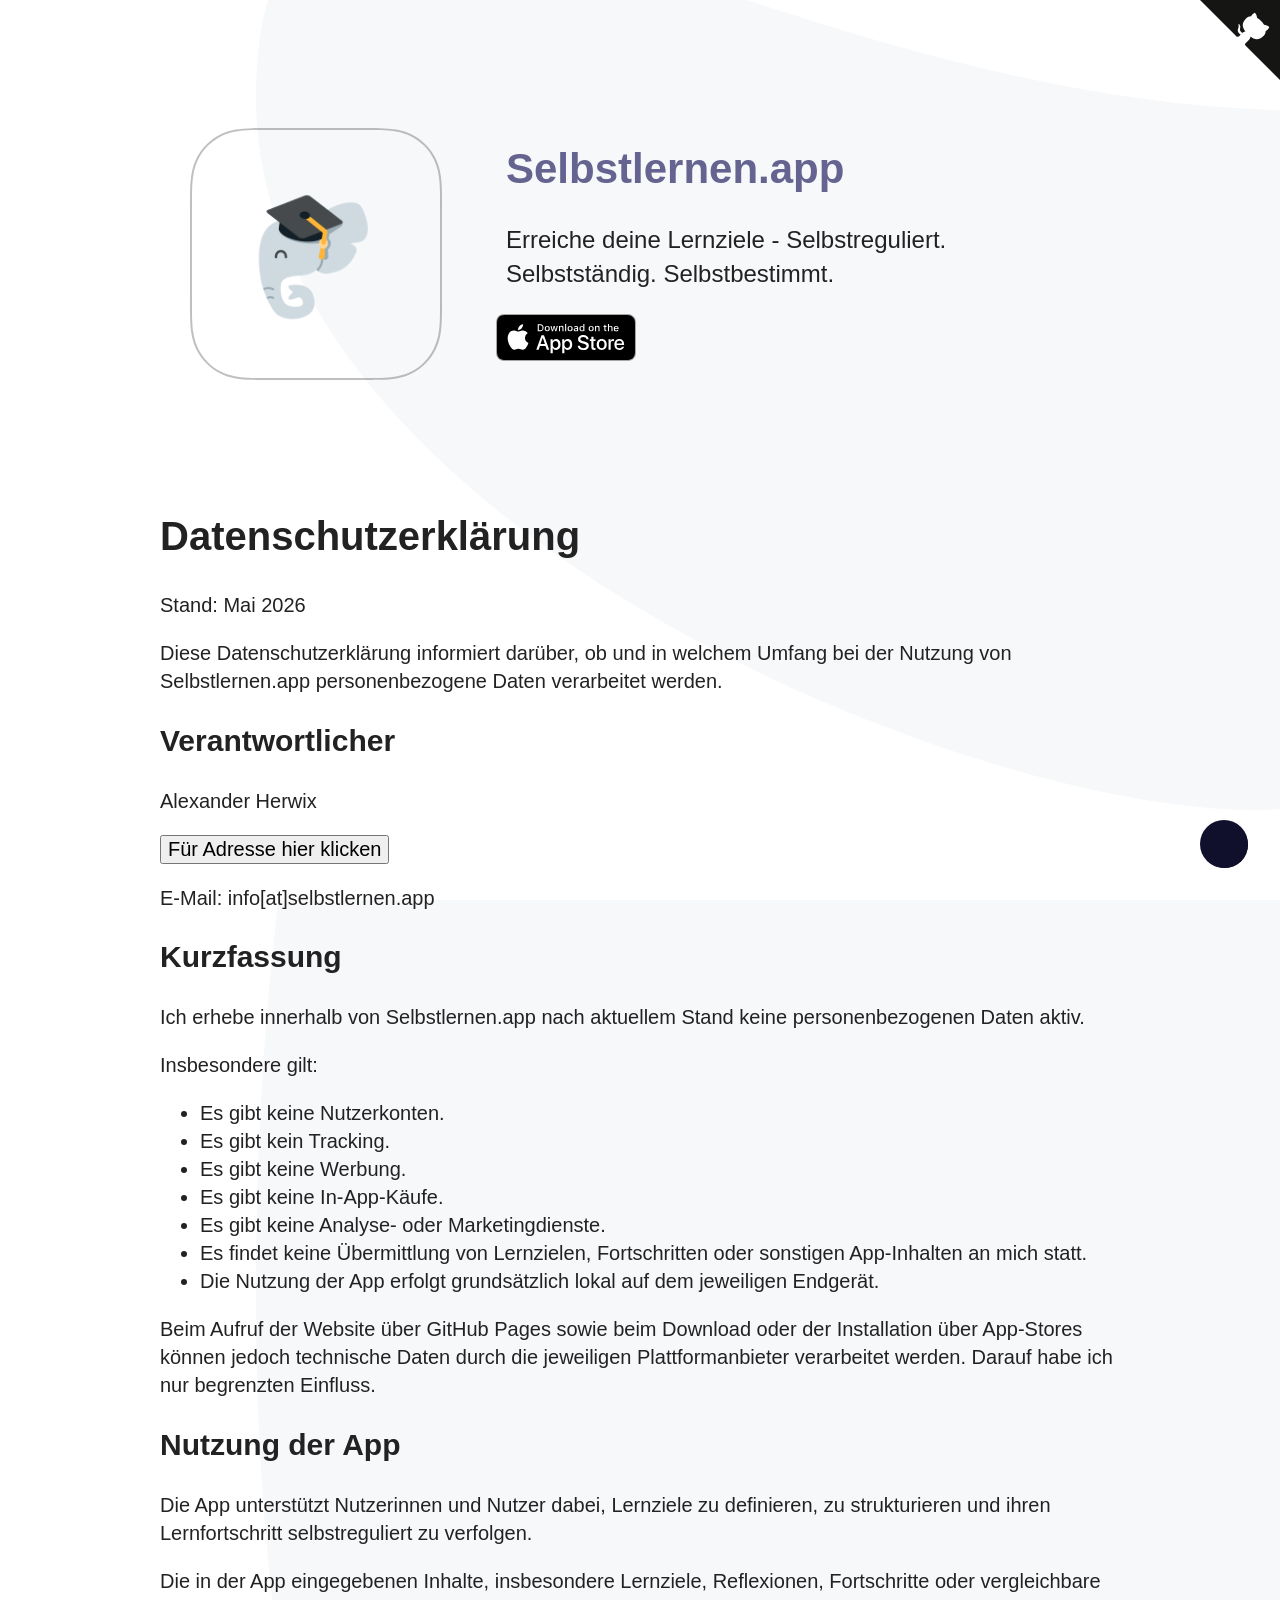
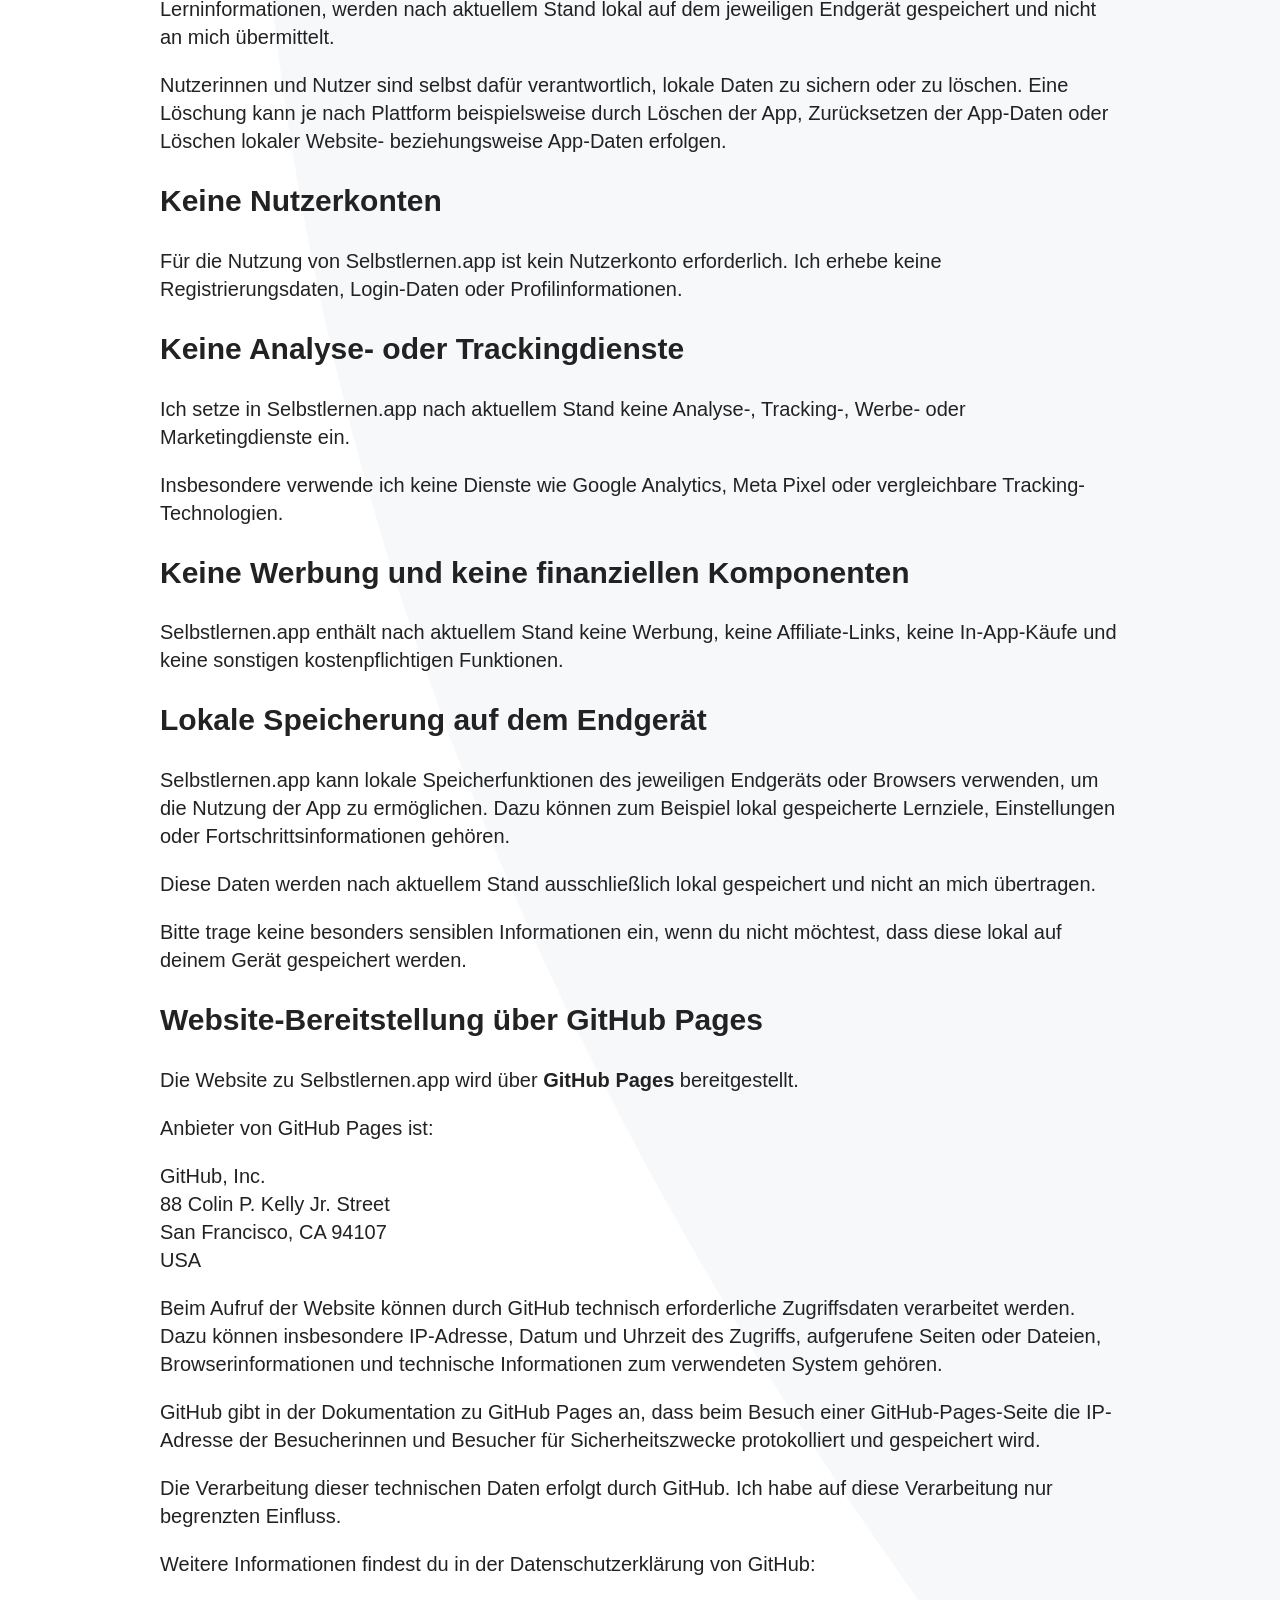
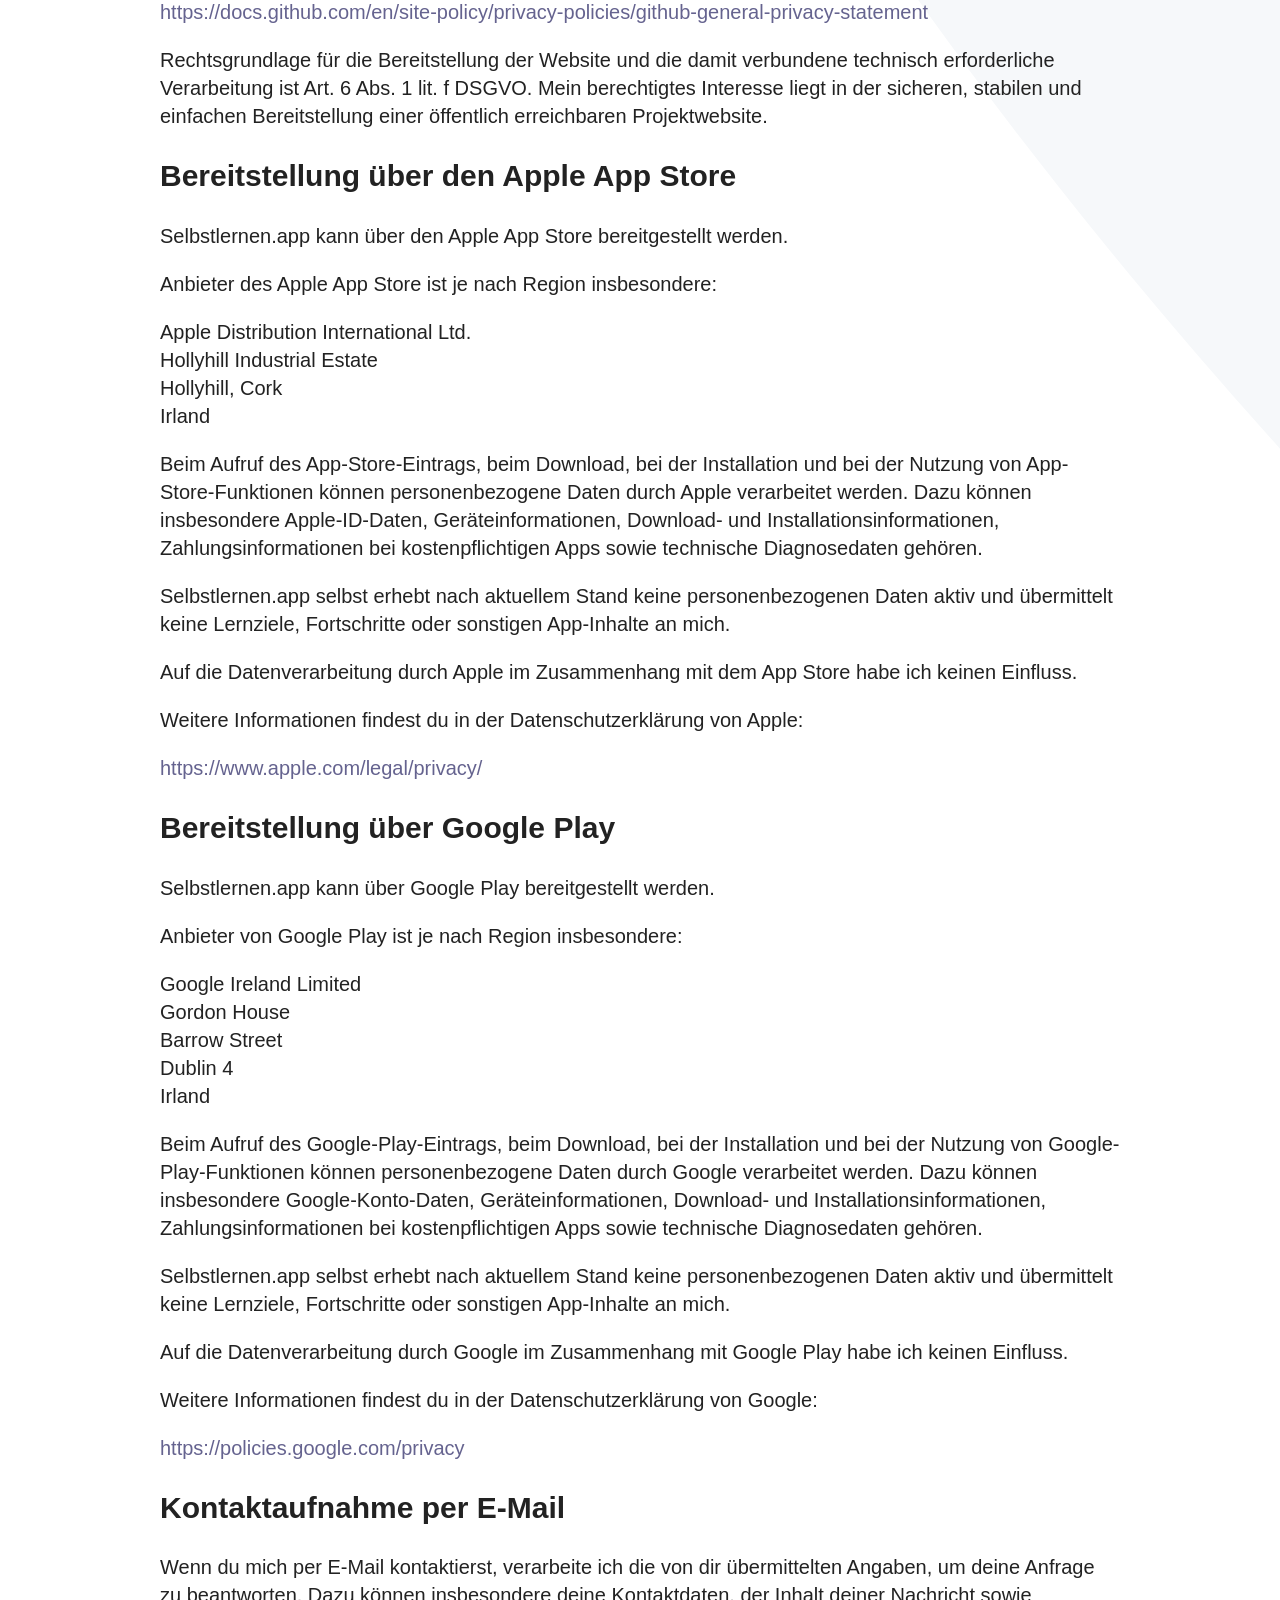
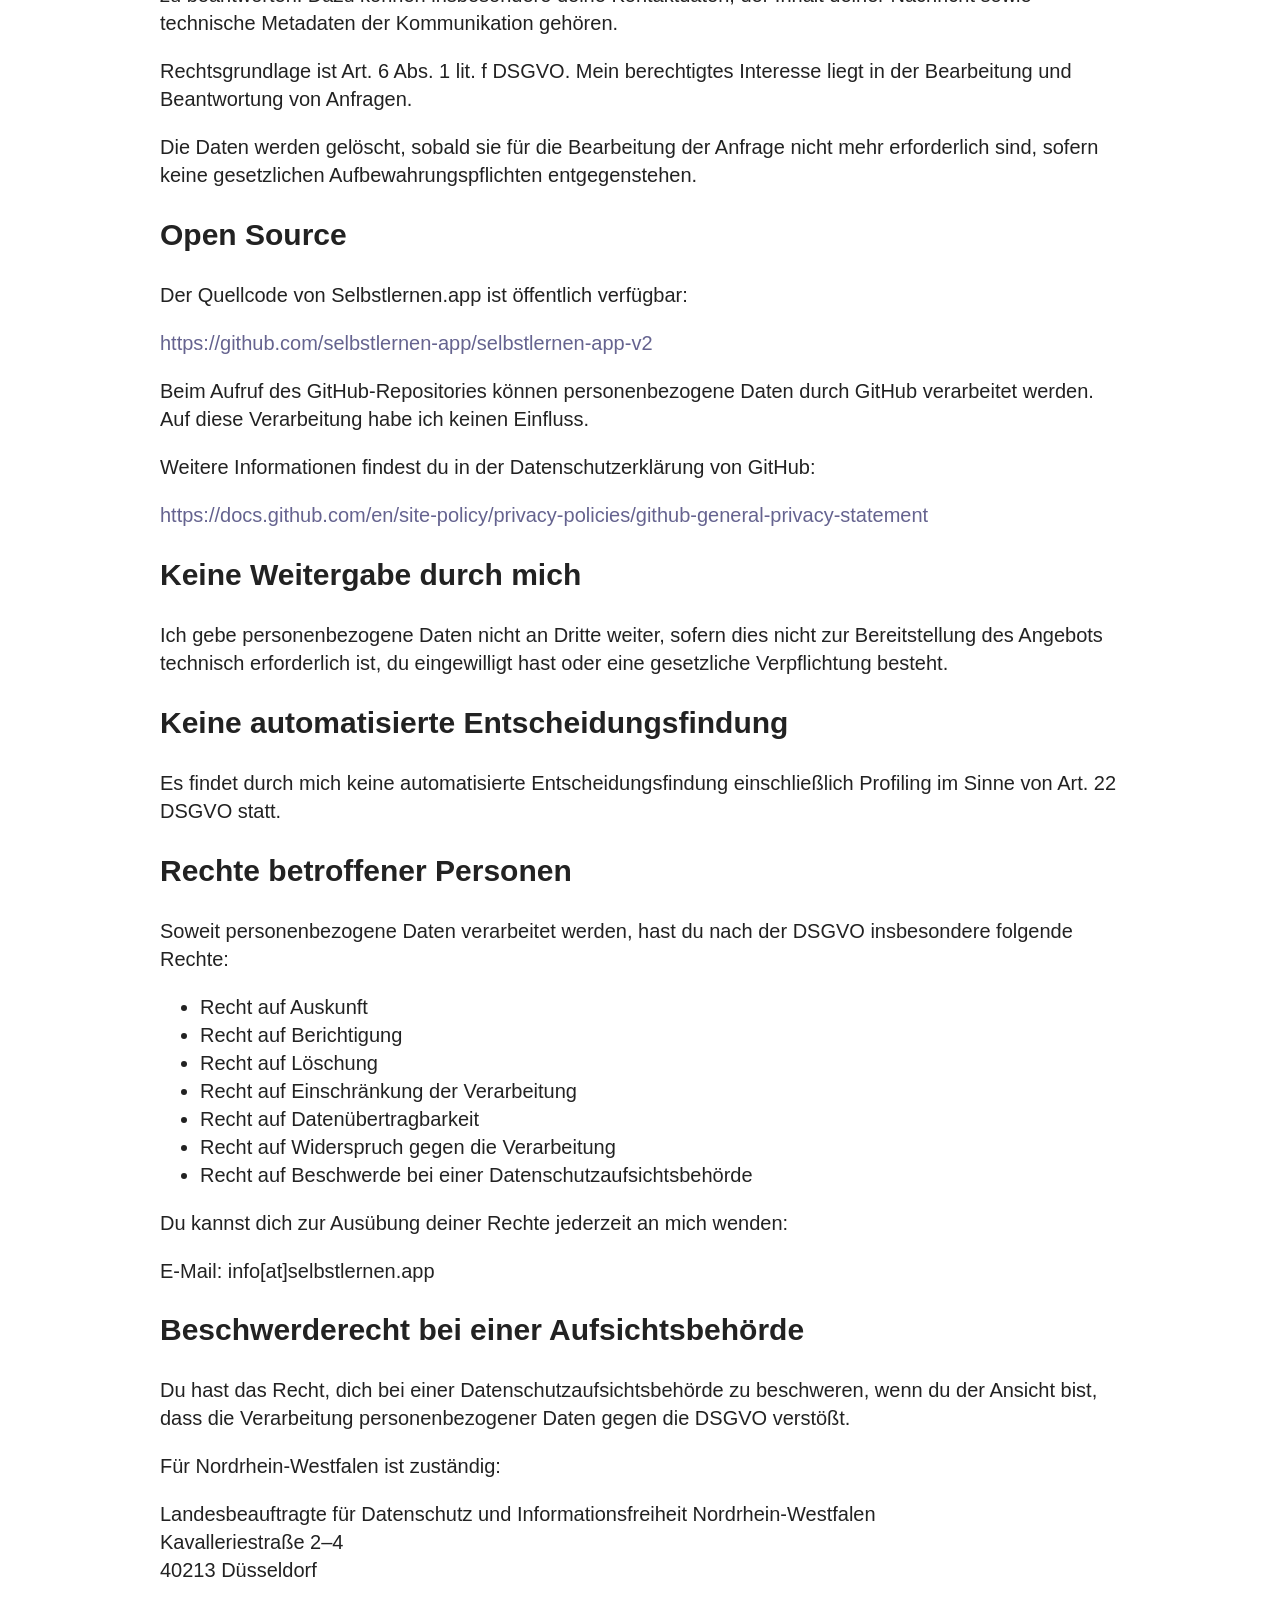
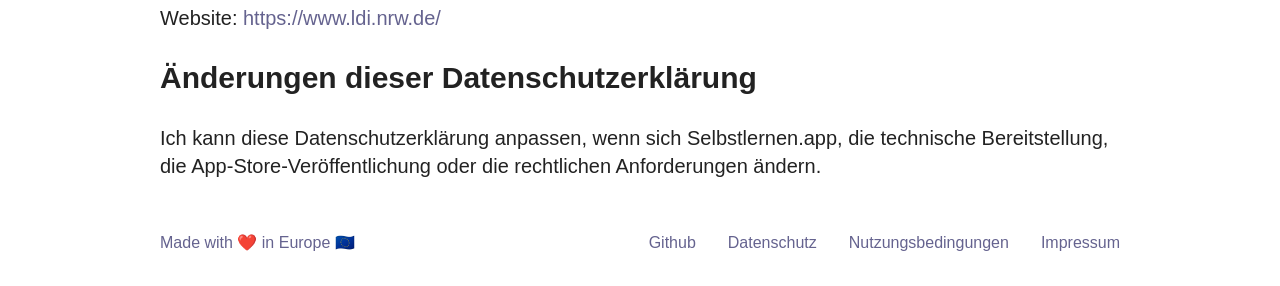
<file: datenschutz/index.html>
<!doctype html><html lang="en"><head><meta charset="utf-8">
<meta http-equiv="X-UA-Compatible" content="IE=edge">
<meta name="viewport" content="width=device-width, initial-scale=1.0, maximum-scale=1.0, user-scalable=no" />

<meta name="description" content="Erreiche deine Lernziele - Selbstreguliert. Selbstständig. Selbstbestimmt.">

<meta name="theme-color" content="#efeeff">
<meta name="msapplication-navbutton-color" content="#efeeff">
<meta name="apple-mobile-web-app-status-bar-style" content="#efeeff">
<meta property="og:image" content="https://www.selbstlernen.app/assets/images/large-logo.png" />

<link rel="alternate" type="application/rss+xml" title="Selbstlernen.app" href="/feed.xml">
<link href="https://fonts.googleapis.com/css?family=Heebo:900" rel="stylesheet">

<!-- Begin Jekyll SEO tag v2.8.0 -->
<title>Datenschutz | Selbstlernen.app</title>
<meta name="generator" content="Jekyll v3.10.0" />
<meta property="og:title" content="Datenschutz" />
<meta name="author" content="Alexander Herwix" />
<meta property="og:locale" content="en_US" />
<meta name="description" content="Erreiche deine Lernziele - Selbstreguliert. Selbstständig. Selbstbestimmt." />
<meta property="og:description" content="Erreiche deine Lernziele - Selbstreguliert. Selbstständig. Selbstbestimmt." />
<link rel="canonical" href="https://www.selbstlernen.app/datenschutz/" />
<meta property="og:url" content="https://www.selbstlernen.app/datenschutz/" />
<meta property="og:site_name" content="Selbstlernen.app" />
<meta property="og:type" content="website" />
<meta name="twitter:card" content="summary" />
<meta property="twitter:title" content="Datenschutz" />
<script type="application/ld+json">
{"@context":"https://schema.org","@type":"WebPage","author":{"@type":"Person","name":"Alexander Herwix"},"description":"Erreiche deine Lernziele - Selbstreguliert. Selbstständig. Selbstbestimmt.","headline":"Datenschutz","publisher":{"@type":"Organization","logo":{"@type":"ImageObject","url":"https://www.selbstlernen.app/assets/images/large-logo.png"},"name":"Alexander Herwix"},"url":"https://www.selbstlernen.app/datenschutz/"}</script>
<!-- End Jekyll SEO tag -->



<script async src="https://www.googletagmanager.com/gtag/js?id="></script>
<script>
  window.dataLayer = window.dataLayer || [];
  function gtag(){dataLayer.push(arguments)};
  gtag('js', new Date());

  gtag('config', '');
</script>


<link rel="shortcut icon" href="/assets/assets/favicon.ico"><link rel="icon" type="image/png" sizes="16x16" href="/assets/assets/favicon-16x16.png"><link rel="icon" type="image/png" sizes="32x32" href="/assets/assets/favicon-32x32.png"><link rel="icon" type="image/png" sizes="48x48" href="/assets/assets/favicon-48x48.png"><link rel="manifest" href="/assets/assets/manifest.json"><meta name="mobile-web-app-capable" content="yes"><meta name="theme-color" content="#fff"><meta name="application-name" content="Selbstlernen.app"><link rel="apple-touch-icon" sizes="57x57" href="/assets/assets/apple-touch-icon-57x57.png"><link rel="apple-touch-icon" sizes="60x60" href="/assets/assets/apple-touch-icon-60x60.png"><link rel="apple-touch-icon" sizes="72x72" href="/assets/assets/apple-touch-icon-72x72.png"><link rel="apple-touch-icon" sizes="76x76" href="/assets/assets/apple-touch-icon-76x76.png"><link rel="apple-touch-icon" sizes="114x114" href="/assets/assets/apple-touch-icon-114x114.png"><link rel="apple-touch-icon" sizes="120x120" href="/assets/assets/apple-touch-icon-120x120.png"><link rel="apple-touch-icon" sizes="144x144" href="/assets/assets/apple-touch-icon-144x144.png"><link rel="apple-touch-icon" sizes="152x152" href="/assets/assets/apple-touch-icon-152x152.png"><link rel="apple-touch-icon" sizes="167x167" href="/assets/assets/apple-touch-icon-167x167.png"><link rel="apple-touch-icon" sizes="180x180" href="/assets/assets/apple-touch-icon-180x180.png"><link rel="apple-touch-icon" sizes="1024x1024" href="/assets/assets/apple-touch-icon-1024x1024.png"><meta name="apple-mobile-web-app-capable" content="yes"><meta name="apple-mobile-web-app-status-bar-style" content="black-translucent"><meta name="apple-mobile-web-app-title" content="Selbstlernen.app"><link rel="apple-touch-startup-image" media="(device-width: 320px) and (device-height: 568px) and (-webkit-device-pixel-ratio: 2) and (orientation: portrait)" href="/assets/assets/apple-touch-startup-image-640x1136.png"><link rel="apple-touch-startup-image" media="(device-width: 375px) and (device-height: 667px) and (-webkit-device-pixel-ratio: 2) and (orientation: portrait)" href="/assets/assets/apple-touch-startup-image-750x1334.png"><link rel="apple-touch-startup-image" media="(device-width: 414px) and (device-height: 896px) and (-webkit-device-pixel-ratio: 2) and (orientation: portrait)" href="/assets/assets/apple-touch-startup-image-828x1792.png"><link rel="apple-touch-startup-image" media="(device-width: 375px) and (device-height: 812px) and (-webkit-device-pixel-ratio: 3) and (orientation: portrait)" href="/assets/assets/apple-touch-startup-image-1125x2436.png"><link rel="apple-touch-startup-image" media="(device-width: 414px) and (device-height: 736px) and (-webkit-device-pixel-ratio: 3) and (orientation: portrait)" href="/assets/assets/apple-touch-startup-image-1242x2208.png"><link rel="apple-touch-startup-image" media="(device-width: 414px) and (device-height: 896px) and (-webkit-device-pixel-ratio: 3) and (orientation: portrait)" href="/assets/assets/apple-touch-startup-image-1242x2688.png"><link rel="apple-touch-startup-image" media="(device-width: 768px) and (device-height: 1024px) and (-webkit-device-pixel-ratio: 2) and (orientation: portrait)" href="/assets/assets/apple-touch-startup-image-1536x2048.png"><link rel="apple-touch-startup-image" media="(device-width: 834px) and (device-height: 1112px) and (-webkit-device-pixel-ratio: 2) and (orientation: portrait)" href="/assets/assets/apple-touch-startup-image-1668x2224.png"><link rel="apple-touch-startup-image" media="(device-width: 834px) and (device-height: 1194px) and (-webkit-device-pixel-ratio: 2) and (orientation: portrait)" href="/assets/assets/apple-touch-startup-image-1668x2388.png"><link rel="apple-touch-startup-image" media="(device-width: 1024px) and (device-height: 1366px) and (-webkit-device-pixel-ratio: 2) and (orientation: portrait)" href="/assets/assets/apple-touch-startup-image-2048x2732.png"><link rel="apple-touch-startup-image" media="(device-width: 810px) and (device-height: 1080px) and (-webkit-device-pixel-ratio: 2) and (orientation: portrait)" href="/assets/assets/apple-touch-startup-image-1620x2160.png"><link rel="apple-touch-startup-image" media="(device-width: 320px) and (device-height: 568px) and (-webkit-device-pixel-ratio: 2) and (orientation: landscape)" href="/assets/assets/apple-touch-startup-image-1136x640.png"><link rel="apple-touch-startup-image" media="(device-width: 375px) and (device-height: 667px) and (-webkit-device-pixel-ratio: 2) and (orientation: landscape)" href="/assets/assets/apple-touch-startup-image-1334x750.png"><link rel="apple-touch-startup-image" media="(device-width: 414px) and (device-height: 896px) and (-webkit-device-pixel-ratio: 2) and (orientation: landscape)" href="/assets/assets/apple-touch-startup-image-1792x828.png"><link rel="apple-touch-startup-image" media="(device-width: 375px) and (device-height: 812px) and (-webkit-device-pixel-ratio: 3) and (orientation: landscape)" href="/assets/assets/apple-touch-startup-image-2436x1125.png"><link rel="apple-touch-startup-image" media="(device-width: 414px) and (device-height: 736px) and (-webkit-device-pixel-ratio: 3) and (orientation: landscape)" href="/assets/assets/apple-touch-startup-image-2208x1242.png"><link rel="apple-touch-startup-image" media="(device-width: 414px) and (device-height: 896px) and (-webkit-device-pixel-ratio: 3) and (orientation: landscape)" href="/assets/assets/apple-touch-startup-image-2688x1242.png"><link rel="apple-touch-startup-image" media="(device-width: 768px) and (device-height: 1024px) and (-webkit-device-pixel-ratio: 2) and (orientation: landscape)" href="/assets/assets/apple-touch-startup-image-2048x1536.png"><link rel="apple-touch-startup-image" media="(device-width: 834px) and (device-height: 1112px) and (-webkit-device-pixel-ratio: 2) and (orientation: landscape)" href="/assets/assets/apple-touch-startup-image-2224x1668.png"><link rel="apple-touch-startup-image" media="(device-width: 834px) and (device-height: 1194px) and (-webkit-device-pixel-ratio: 2) and (orientation: landscape)" href="/assets/assets/apple-touch-startup-image-2388x1668.png"><link rel="apple-touch-startup-image" media="(device-width: 1024px) and (device-height: 1366px) and (-webkit-device-pixel-ratio: 2) and (orientation: landscape)" href="/assets/assets/apple-touch-startup-image-2732x2048.png"><link rel="apple-touch-startup-image" media="(device-width: 810px) and (device-height: 1080px) and (-webkit-device-pixel-ratio: 2) and (orientation: landscape)" href="/assets/assets/apple-touch-startup-image-2160x1620.png"><link rel="icon" type="image/png" sizes="228x228" href="/assets/assets/coast-228x228.png"><meta name="msapplication-TileColor" content="#fff"><meta name="msapplication-TileImage" content="/assets/assets/mstile-144x144.png"><meta name="msapplication-config" content="/assets/assets/browserconfig.xml"><link rel="yandex-tableau-widget" href="/assets/assets/yandex-browser-manifest.json"><script defer="defer" src="/assets/app-ede5eee0156242d07b2a.bundle.js"></script><link href="/assets/app.css" rel="stylesheet"></head><body><main><article class="page">
  <header class="app__header container">
  <div class="app__logo-wrapper">
    <a href="/">
      <img
        class="app__logo"
        src="/assets/images/appicon.png"
        alt="Selbstlernen.app Icon"
      />
    </a>
  </div>
  <div class="app__infos">
    <h1 class="app__name">
      <a href="/">Selbstlernen.app</a>
    </h1>
    <p class="app__description">Erreiche deine Lernziele - Selbstreguliert. Selbstständig. Selbstbestimmt.</p>
    <div class="app__buttons app__buttons--desktop">
       
      <a href="https://apps.apple.com/app/selbstlernen-app-2-0/id6757854544" class="app__button-ios" target="_blank">
        <img src="/assets/images/ios.svg" alt="Get on Appstore" />
      </a>
       
    </div>
  </div>
</header>


  <div class="page__content"><h1 id="datenschutzerklärung">Datenschutzerklärung</h1>

<p>Stand: Mai 2026</p>

<p>Diese Datenschutzerklärung informiert darüber, ob und in welchem Umfang bei der Nutzung von Selbstlernen.app personenbezogene Daten verarbeitet werden.</p>

<h2 id="verantwortlicher">Verantwortlicher</h2>

<p>Alexander Herwix</p>
<p>
  <button type="button" id="show-address">
    Für Adresse hier klicken
  </button>
</p>

<address id="address-output" hidden=""></address>

<script>
  document.getElementById("show-address").addEventListener("click", function () {
    // Base64-kodierte Adresszeilen
    const encodedParts = [
      "QWxleGFuZGVyIEhlcndpeA==",
      "UmllaGxlciBUYWwgMTM=",
      "NTA3MzUgS8O2bG4=",
      "RGV1dHNjaGxhbmQ="
    ];

    const decodedParts = encodedParts.map(part =>
      decodeURIComponent(
        Array.prototype.map.call(atob(part), char =>
          "%" + ("00" + char.charCodeAt(0).toString(16)).slice(-2)
        ).join("")
      )
    );

    const output = document.getElementById("address-output");
    output.innerHTML = decodedParts.join("<br>");
    output.hidden = false;

    this.hidden = true;
  });
</script>

<p>E-Mail: info[at]selbstlernen.app</p>

<h2 id="kurzfassung">Kurzfassung</h2>

<p>Ich erhebe innerhalb von Selbstlernen.app nach aktuellem Stand keine personenbezogenen Daten aktiv.</p>

<p>Insbesondere gilt:</p>

<ul>
  <li>Es gibt keine Nutzerkonten.</li>
  <li>Es gibt kein Tracking.</li>
  <li>Es gibt keine Werbung.</li>
  <li>Es gibt keine In-App-Käufe.</li>
  <li>Es gibt keine Analyse- oder Marketingdienste.</li>
  <li>Es findet keine Übermittlung von Lernzielen, Fortschritten oder sonstigen App-Inhalten an mich statt.</li>
  <li>Die Nutzung der App erfolgt grundsätzlich lokal auf dem jeweiligen Endgerät.</li>
</ul>

<p>Beim Aufruf der Website über GitHub Pages sowie beim Download oder der Installation über App-Stores können jedoch technische Daten durch die jeweiligen Plattformanbieter verarbeitet werden. Darauf habe ich nur begrenzten Einfluss.</p>

<h2 id="nutzung-der-app">Nutzung der App</h2>

<p>Die App unterstützt Nutzerinnen und Nutzer dabei, Lernziele zu definieren, zu strukturieren und ihren Lernfortschritt selbstreguliert zu verfolgen.</p>

<p>Die in der App eingegebenen Inhalte, insbesondere Lernziele, Reflexionen, Fortschritte oder vergleichbare Lerninformationen, werden nach aktuellem Stand lokal auf dem jeweiligen Endgerät gespeichert und nicht an mich übermittelt.</p>

<p>Nutzerinnen und Nutzer sind selbst dafür verantwortlich, lokale Daten zu sichern oder zu löschen. Eine Löschung kann je nach Plattform beispielsweise durch Löschen der App, Zurücksetzen der App-Daten oder Löschen lokaler Website- beziehungsweise App-Daten erfolgen.</p>

<h2 id="keine-nutzerkonten">Keine Nutzerkonten</h2>

<p>Für die Nutzung von Selbstlernen.app ist kein Nutzerkonto erforderlich. Ich erhebe keine Registrierungsdaten, Login-Daten oder Profilinformationen.</p>

<h2 id="keine-analyse--oder-trackingdienste">Keine Analyse- oder Trackingdienste</h2>

<p>Ich setze in Selbstlernen.app nach aktuellem Stand keine Analyse-, Tracking-, Werbe- oder Marketingdienste ein.</p>

<p>Insbesondere verwende ich keine Dienste wie Google Analytics, Meta Pixel oder vergleichbare Tracking-Technologien.</p>

<h2 id="keine-werbung-und-keine-finanziellen-komponenten">Keine Werbung und keine finanziellen Komponenten</h2>

<p>Selbstlernen.app enthält nach aktuellem Stand keine Werbung, keine Affiliate-Links, keine In-App-Käufe und keine sonstigen kostenpflichtigen Funktionen.</p>

<h2 id="lokale-speicherung-auf-dem-endgerät">Lokale Speicherung auf dem Endgerät</h2>

<p>Selbstlernen.app kann lokale Speicherfunktionen des jeweiligen Endgeräts oder Browsers verwenden, um die Nutzung der App zu ermöglichen. Dazu können zum Beispiel lokal gespeicherte Lernziele, Einstellungen oder Fortschrittsinformationen gehören.</p>

<p>Diese Daten werden nach aktuellem Stand ausschließlich lokal gespeichert und nicht an mich übertragen.</p>

<p>Bitte trage keine besonders sensiblen Informationen ein, wenn du nicht möchtest, dass diese lokal auf deinem Gerät gespeichert werden.</p>

<h2 id="website-bereitstellung-über-github-pages">Website-Bereitstellung über GitHub Pages</h2>

<p>Die Website zu Selbstlernen.app wird über <strong>GitHub Pages</strong> bereitgestellt.</p>

<p>Anbieter von GitHub Pages ist:</p>

<p>GitHub, Inc.<br />
88 Colin P. Kelly Jr. Street<br />
San Francisco, CA 94107<br />
USA</p>

<p>Beim Aufruf der Website können durch GitHub technisch erforderliche Zugriffsdaten verarbeitet werden. Dazu können insbesondere IP-Adresse, Datum und Uhrzeit des Zugriffs, aufgerufene Seiten oder Dateien, Browserinformationen und technische Informationen zum verwendeten System gehören.</p>

<p>GitHub gibt in der Dokumentation zu GitHub Pages an, dass beim Besuch einer GitHub-Pages-Seite die IP-Adresse der Besucherinnen und Besucher für Sicherheitszwecke protokolliert und gespeichert wird.</p>

<p>Die Verarbeitung dieser technischen Daten erfolgt durch GitHub. Ich habe auf diese Verarbeitung nur begrenzten Einfluss.</p>

<p>Weitere Informationen findest du in der Datenschutzerklärung von GitHub:</p>

<p><a href="https://docs.github.com/en/site-policy/privacy-policies/github-general-privacy-statement">https://docs.github.com/en/site-policy/privacy-policies/github-general-privacy-statement</a></p>

<p>Rechtsgrundlage für die Bereitstellung der Website und die damit verbundene technisch erforderliche Verarbeitung ist Art. 6 Abs. 1 lit. f DSGVO. Mein berechtigtes Interesse liegt in der sicheren, stabilen und einfachen Bereitstellung einer öffentlich erreichbaren Projektwebsite.</p>

<h2 id="bereitstellung-über-den-apple-app-store">Bereitstellung über den Apple App Store</h2>

<p>Selbstlernen.app kann über den Apple App Store bereitgestellt werden.</p>

<p>Anbieter des Apple App Store ist je nach Region insbesondere:</p>

<p>Apple Distribution International Ltd.<br />
Hollyhill Industrial Estate<br />
Hollyhill, Cork<br />
Irland</p>

<p>Beim Aufruf des App-Store-Eintrags, beim Download, bei der Installation und bei der Nutzung von App-Store-Funktionen können personenbezogene Daten durch Apple verarbeitet werden. Dazu können insbesondere Apple-ID-Daten, Geräteinformationen, Download- und Installationsinformationen, Zahlungsinformationen bei kostenpflichtigen Apps sowie technische Diagnosedaten gehören.</p>

<p>Selbstlernen.app selbst erhebt nach aktuellem Stand keine personenbezogenen Daten aktiv und übermittelt keine Lernziele, Fortschritte oder sonstigen App-Inhalte an mich.</p>

<p>Auf die Datenverarbeitung durch Apple im Zusammenhang mit dem App Store habe ich keinen Einfluss.</p>

<p>Weitere Informationen findest du in der Datenschutzerklärung von Apple:</p>

<p><a href="https://www.apple.com/legal/privacy/">https://www.apple.com/legal/privacy/</a></p>

<h2 id="bereitstellung-über-google-play">Bereitstellung über Google Play</h2>

<p>Selbstlernen.app kann über Google Play bereitgestellt werden.</p>

<p>Anbieter von Google Play ist je nach Region insbesondere:</p>

<p>Google Ireland Limited<br />
Gordon House<br />
Barrow Street<br />
Dublin 4<br />
Irland</p>

<p>Beim Aufruf des Google-Play-Eintrags, beim Download, bei der Installation und bei der Nutzung von Google-Play-Funktionen können personenbezogene Daten durch Google verarbeitet werden. Dazu können insbesondere Google-Konto-Daten, Geräteinformationen, Download- und Installationsinformationen, Zahlungsinformationen bei kostenpflichtigen Apps sowie technische Diagnosedaten gehören.</p>

<p>Selbstlernen.app selbst erhebt nach aktuellem Stand keine personenbezogenen Daten aktiv und übermittelt keine Lernziele, Fortschritte oder sonstigen App-Inhalte an mich.</p>

<p>Auf die Datenverarbeitung durch Google im Zusammenhang mit Google Play habe ich keinen Einfluss.</p>

<p>Weitere Informationen findest du in der Datenschutzerklärung von Google:</p>

<p><a href="https://policies.google.com/privacy">https://policies.google.com/privacy</a></p>

<h2 id="kontaktaufnahme-per-e-mail">Kontaktaufnahme per E-Mail</h2>

<p>Wenn du mich per E-Mail kontaktierst, verarbeite ich die von dir übermittelten Angaben, um deine Anfrage zu beantworten. Dazu können insbesondere deine Kontaktdaten, der Inhalt deiner Nachricht sowie technische Metadaten der Kommunikation gehören.</p>

<p>Rechtsgrundlage ist Art. 6 Abs. 1 lit. f DSGVO. Mein berechtigtes Interesse liegt in der Bearbeitung und Beantwortung von Anfragen.</p>

<p>Die Daten werden gelöscht, sobald sie für die Bearbeitung der Anfrage nicht mehr erforderlich sind, sofern keine gesetzlichen Aufbewahrungspflichten entgegenstehen.</p>

<h2 id="open-source">Open Source</h2>

<p>Der Quellcode von Selbstlernen.app ist öffentlich verfügbar:</p>

<p><a href="https://github.com/selbstlernen-app/selbstlernen-app-v2">https://github.com/selbstlernen-app/selbstlernen-app-v2</a></p>

<p>Beim Aufruf des GitHub-Repositories können personenbezogene Daten durch GitHub verarbeitet werden. Auf diese Verarbeitung habe ich keinen Einfluss.</p>

<p>Weitere Informationen findest du in der Datenschutzerklärung von GitHub:</p>

<p><a href="https://docs.github.com/en/site-policy/privacy-policies/github-general-privacy-statement">https://docs.github.com/en/site-policy/privacy-policies/github-general-privacy-statement</a></p>

<h2 id="keine-weitergabe-durch-mich">Keine Weitergabe durch mich</h2>

<p>Ich gebe personenbezogene Daten nicht an Dritte weiter, sofern dies nicht zur Bereitstellung des Angebots technisch erforderlich ist, du eingewilligt hast oder eine gesetzliche Verpflichtung besteht.</p>

<h2 id="keine-automatisierte-entscheidungsfindung">Keine automatisierte Entscheidungsfindung</h2>

<p>Es findet durch mich keine automatisierte Entscheidungsfindung einschließlich Profiling im Sinne von Art. 22 DSGVO statt.</p>

<h2 id="rechte-betroffener-personen">Rechte betroffener Personen</h2>

<p>Soweit personenbezogene Daten verarbeitet werden, hast du nach der DSGVO insbesondere folgende Rechte:</p>

<ul>
  <li>Recht auf Auskunft</li>
  <li>Recht auf Berichtigung</li>
  <li>Recht auf Löschung</li>
  <li>Recht auf Einschränkung der Verarbeitung</li>
  <li>Recht auf Datenübertragbarkeit</li>
  <li>Recht auf Widerspruch gegen die Verarbeitung</li>
  <li>Recht auf Beschwerde bei einer Datenschutzaufsichtsbehörde</li>
</ul>

<p>Du kannst dich zur Ausübung deiner Rechte jederzeit an mich wenden:</p>

<p>E-Mail: info[at]selbstlernen.app</p>

<h2 id="beschwerderecht-bei-einer-aufsichtsbehörde">Beschwerderecht bei einer Aufsichtsbehörde</h2>

<p>Du hast das Recht, dich bei einer Datenschutzaufsichtsbehörde zu beschweren, wenn du der Ansicht bist, dass die Verarbeitung personenbezogener Daten gegen die DSGVO verstößt.</p>

<p>Für Nordrhein-Westfalen ist zuständig:</p>

<p>Landesbeauftragte für Datenschutz und Informationsfreiheit Nordrhein-Westfalen<br />
Kavalleriestraße 2–4<br />
40213 Düsseldorf</p>

<p>Website: <a href="https://www.ldi.nrw.de/">https://www.ldi.nrw.de/</a></p>

<h2 id="änderungen-dieser-datenschutzerklärung">Änderungen dieser Datenschutzerklärung</h2>

<p>Ich kann diese Datenschutzerklärung anpassen, wenn sich Selbstlernen.app, die technische Bereitstellung, die App-Store-Veröffentlichung oder die rechtlichen Anforderungen ändern.</p>
</div>
</article>
</main><footer class="footer">
  <div class="container">
    <div class="footer__container">
      <p class="footer__love">Made with ❤️ in Europe 🇪🇺</p>
      <ul class="footer__links">
        
        <li class="footer__link"><a href="https://github.com/selbstlernen-app/selbstlernen-app" target="_blank">Github</a></li>
        
        <li class="footer__link"><a href="/datenschutz" target="">Datenschutz</a></li>
        
        <li class="footer__link"><a href="/nutzungsbedingungen" target="">Nutzungsbedingungen</a></li>
        
        <li class="footer__link"><a href="/impressum" target="">Impressum</a></li>
        
      </ul>
    </div>
  </div>
</footer> 






<a href="https://github.com/selbstlernen-app/selbstlernen-app" class="github-corner" aria-label="View source on GitHub">
  <svg width="80" height="80" viewBox="0 0 250 250" style="fill:#151513; color:#fff; position: absolute; top: 0; border: 0; right: 0;" aria-hidden="true"><path d="M0,0 L115,115 L130,115 L142,142 L250,250 L250,0 Z"></path><path d="M128.3,109.0 C113.8,99.7 119.0,89.6 119.0,89.6 C122.0,82.7 120.5,78.6 120.5,78.6 C119.2,72.0 123.4,76.3 123.4,76.3 C127.3,80.9 125.5,87.3 125.5,87.3 C122.9,97.6 130.6,101.9 134.4,103.2" fill="currentColor" style="transform-origin: 130px 106px;" class="octo-arm"></path><path d="M115.0,115.0 C114.9,115.1 118.7,116.5 119.8,115.4 L133.7,101.6 C136.9,99.2 139.9,98.4 142.2,98.6 C133.8,88.0 127.5,74.4 143.8,58.0 C148.5,53.4 154.0,51.2 159.7,51.0 C160.3,49.4 163.2,43.6 171.4,40.1 C171.4,40.1 176.1,42.5 178.8,56.2 C183.1,58.6 187.2,61.8 190.9,65.4 C194.5,69.0 197.7,73.2 200.1,77.6 C213.8,80.2 216.3,84.9 216.3,84.9 C212.7,93.1 206.9,96.0 205.4,96.6 C205.1,102.4 203.0,107.8 198.3,112.5 C181.9,128.9 168.3,122.5 157.7,114.1 C157.9,116.9 156.7,120.9 152.7,124.9 L141.0,136.5 C139.8,137.7 141.6,141.9 141.8,141.8 Z" fill="currentColor" class="octo-body"></path></svg>
</a>
<style>.github-corner:hover .octo-arm{animation:octocat-wave 560ms ease-in-out}@keyframes octocat-wave{0%,100%{transform:rotate(0)}20%,60%{transform:rotate(-25deg)}40%,80%{transform:rotate(10deg)}}@media (max-width:500px){.github-corner:hover .octo-arm{animation:none}.github-corner .octo-arm{animation:octocat-wave 560ms ease-in-out}}</style>

</body></html>
</file>
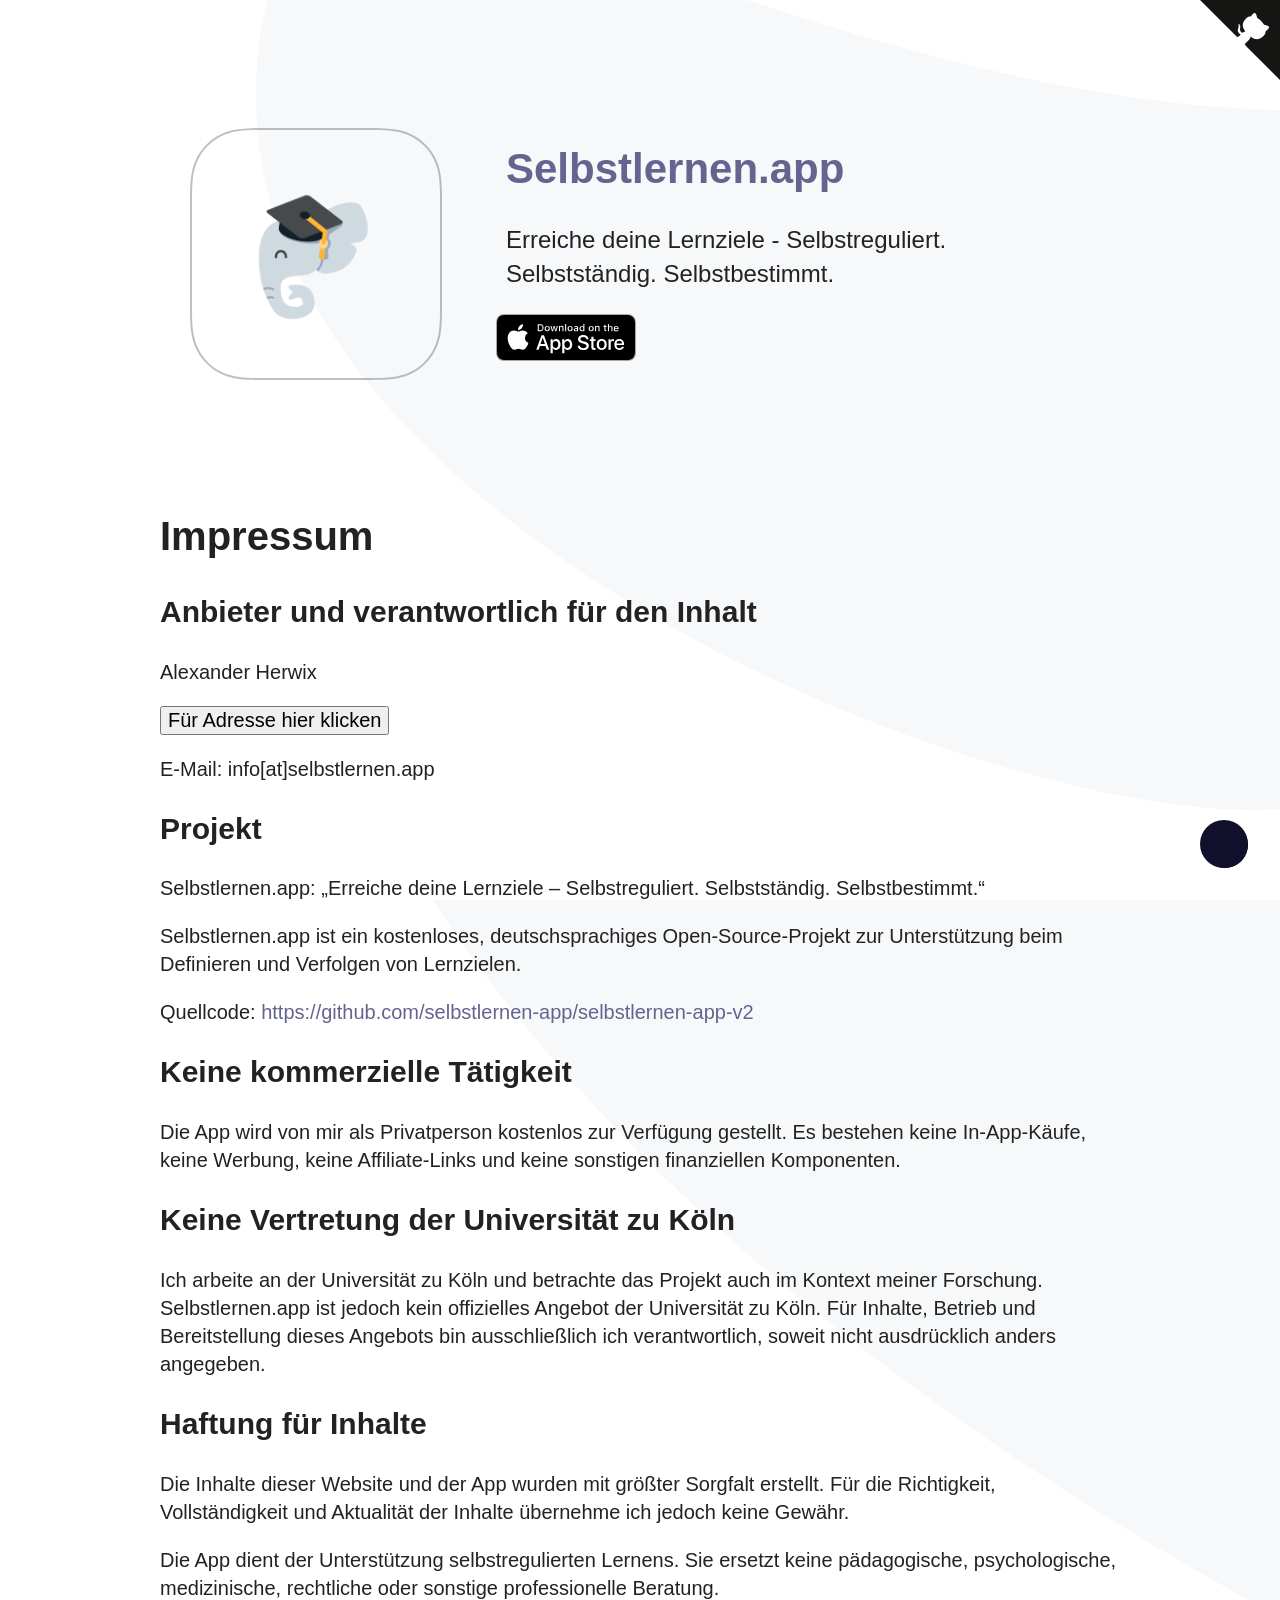
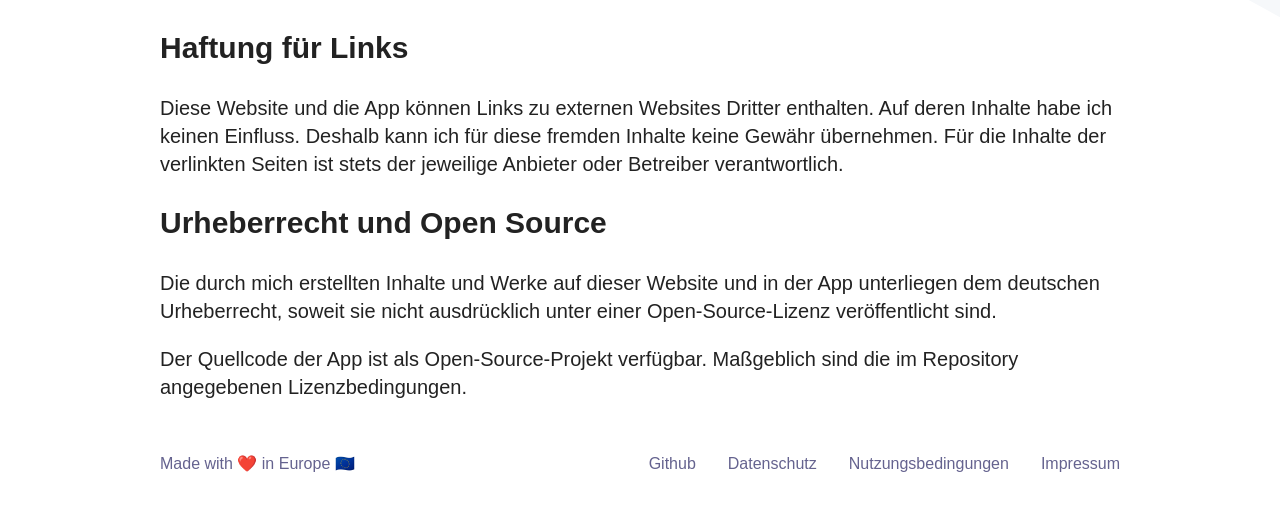
<file: impressum/index.html>
<!doctype html><html lang="en"><head><meta charset="utf-8">
<meta http-equiv="X-UA-Compatible" content="IE=edge">
<meta name="viewport" content="width=device-width, initial-scale=1.0, maximum-scale=1.0, user-scalable=no" />

<meta name="description" content="Erreiche deine Lernziele - Selbstreguliert. Selbstständig. Selbstbestimmt.">

<meta name="theme-color" content="#efeeff">
<meta name="msapplication-navbutton-color" content="#efeeff">
<meta name="apple-mobile-web-app-status-bar-style" content="#efeeff">
<meta property="og:image" content="https://www.selbstlernen.app/assets/images/large-logo.png" />

<link rel="alternate" type="application/rss+xml" title="Selbstlernen.app" href="/feed.xml">
<link href="https://fonts.googleapis.com/css?family=Heebo:900" rel="stylesheet">

<!-- Begin Jekyll SEO tag v2.8.0 -->
<title>Impressum | Selbstlernen.app</title>
<meta name="generator" content="Jekyll v3.10.0" />
<meta property="og:title" content="Impressum" />
<meta name="author" content="Alexander Herwix" />
<meta property="og:locale" content="en_US" />
<meta name="description" content="Erreiche deine Lernziele - Selbstreguliert. Selbstständig. Selbstbestimmt." />
<meta property="og:description" content="Erreiche deine Lernziele - Selbstreguliert. Selbstständig. Selbstbestimmt." />
<link rel="canonical" href="https://www.selbstlernen.app/impressum/" />
<meta property="og:url" content="https://www.selbstlernen.app/impressum/" />
<meta property="og:site_name" content="Selbstlernen.app" />
<meta property="og:type" content="website" />
<meta name="twitter:card" content="summary" />
<meta property="twitter:title" content="Impressum" />
<script type="application/ld+json">
{"@context":"https://schema.org","@type":"WebPage","author":{"@type":"Person","name":"Alexander Herwix"},"description":"Erreiche deine Lernziele - Selbstreguliert. Selbstständig. Selbstbestimmt.","headline":"Impressum","publisher":{"@type":"Organization","logo":{"@type":"ImageObject","url":"https://www.selbstlernen.app/assets/images/large-logo.png"},"name":"Alexander Herwix"},"url":"https://www.selbstlernen.app/impressum/"}</script>
<!-- End Jekyll SEO tag -->



<script async src="https://www.googletagmanager.com/gtag/js?id="></script>
<script>
  window.dataLayer = window.dataLayer || [];
  function gtag(){dataLayer.push(arguments)};
  gtag('js', new Date());

  gtag('config', '');
</script>


<link rel="shortcut icon" href="/assets/assets/favicon.ico"><link rel="icon" type="image/png" sizes="16x16" href="/assets/assets/favicon-16x16.png"><link rel="icon" type="image/png" sizes="32x32" href="/assets/assets/favicon-32x32.png"><link rel="icon" type="image/png" sizes="48x48" href="/assets/assets/favicon-48x48.png"><link rel="manifest" href="/assets/assets/manifest.json"><meta name="mobile-web-app-capable" content="yes"><meta name="theme-color" content="#fff"><meta name="application-name" content="Selbstlernen.app"><link rel="apple-touch-icon" sizes="57x57" href="/assets/assets/apple-touch-icon-57x57.png"><link rel="apple-touch-icon" sizes="60x60" href="/assets/assets/apple-touch-icon-60x60.png"><link rel="apple-touch-icon" sizes="72x72" href="/assets/assets/apple-touch-icon-72x72.png"><link rel="apple-touch-icon" sizes="76x76" href="/assets/assets/apple-touch-icon-76x76.png"><link rel="apple-touch-icon" sizes="114x114" href="/assets/assets/apple-touch-icon-114x114.png"><link rel="apple-touch-icon" sizes="120x120" href="/assets/assets/apple-touch-icon-120x120.png"><link rel="apple-touch-icon" sizes="144x144" href="/assets/assets/apple-touch-icon-144x144.png"><link rel="apple-touch-icon" sizes="152x152" href="/assets/assets/apple-touch-icon-152x152.png"><link rel="apple-touch-icon" sizes="167x167" href="/assets/assets/apple-touch-icon-167x167.png"><link rel="apple-touch-icon" sizes="180x180" href="/assets/assets/apple-touch-icon-180x180.png"><link rel="apple-touch-icon" sizes="1024x1024" href="/assets/assets/apple-touch-icon-1024x1024.png"><meta name="apple-mobile-web-app-capable" content="yes"><meta name="apple-mobile-web-app-status-bar-style" content="black-translucent"><meta name="apple-mobile-web-app-title" content="Selbstlernen.app"><link rel="apple-touch-startup-image" media="(device-width: 320px) and (device-height: 568px) and (-webkit-device-pixel-ratio: 2) and (orientation: portrait)" href="/assets/assets/apple-touch-startup-image-640x1136.png"><link rel="apple-touch-startup-image" media="(device-width: 375px) and (device-height: 667px) and (-webkit-device-pixel-ratio: 2) and (orientation: portrait)" href="/assets/assets/apple-touch-startup-image-750x1334.png"><link rel="apple-touch-startup-image" media="(device-width: 414px) and (device-height: 896px) and (-webkit-device-pixel-ratio: 2) and (orientation: portrait)" href="/assets/assets/apple-touch-startup-image-828x1792.png"><link rel="apple-touch-startup-image" media="(device-width: 375px) and (device-height: 812px) and (-webkit-device-pixel-ratio: 3) and (orientation: portrait)" href="/assets/assets/apple-touch-startup-image-1125x2436.png"><link rel="apple-touch-startup-image" media="(device-width: 414px) and (device-height: 736px) and (-webkit-device-pixel-ratio: 3) and (orientation: portrait)" href="/assets/assets/apple-touch-startup-image-1242x2208.png"><link rel="apple-touch-startup-image" media="(device-width: 414px) and (device-height: 896px) and (-webkit-device-pixel-ratio: 3) and (orientation: portrait)" href="/assets/assets/apple-touch-startup-image-1242x2688.png"><link rel="apple-touch-startup-image" media="(device-width: 768px) and (device-height: 1024px) and (-webkit-device-pixel-ratio: 2) and (orientation: portrait)" href="/assets/assets/apple-touch-startup-image-1536x2048.png"><link rel="apple-touch-startup-image" media="(device-width: 834px) and (device-height: 1112px) and (-webkit-device-pixel-ratio: 2) and (orientation: portrait)" href="/assets/assets/apple-touch-startup-image-1668x2224.png"><link rel="apple-touch-startup-image" media="(device-width: 834px) and (device-height: 1194px) and (-webkit-device-pixel-ratio: 2) and (orientation: portrait)" href="/assets/assets/apple-touch-startup-image-1668x2388.png"><link rel="apple-touch-startup-image" media="(device-width: 1024px) and (device-height: 1366px) and (-webkit-device-pixel-ratio: 2) and (orientation: portrait)" href="/assets/assets/apple-touch-startup-image-2048x2732.png"><link rel="apple-touch-startup-image" media="(device-width: 810px) and (device-height: 1080px) and (-webkit-device-pixel-ratio: 2) and (orientation: portrait)" href="/assets/assets/apple-touch-startup-image-1620x2160.png"><link rel="apple-touch-startup-image" media="(device-width: 320px) and (device-height: 568px) and (-webkit-device-pixel-ratio: 2) and (orientation: landscape)" href="/assets/assets/apple-touch-startup-image-1136x640.png"><link rel="apple-touch-startup-image" media="(device-width: 375px) and (device-height: 667px) and (-webkit-device-pixel-ratio: 2) and (orientation: landscape)" href="/assets/assets/apple-touch-startup-image-1334x750.png"><link rel="apple-touch-startup-image" media="(device-width: 414px) and (device-height: 896px) and (-webkit-device-pixel-ratio: 2) and (orientation: landscape)" href="/assets/assets/apple-touch-startup-image-1792x828.png"><link rel="apple-touch-startup-image" media="(device-width: 375px) and (device-height: 812px) and (-webkit-device-pixel-ratio: 3) and (orientation: landscape)" href="/assets/assets/apple-touch-startup-image-2436x1125.png"><link rel="apple-touch-startup-image" media="(device-width: 414px) and (device-height: 736px) and (-webkit-device-pixel-ratio: 3) and (orientation: landscape)" href="/assets/assets/apple-touch-startup-image-2208x1242.png"><link rel="apple-touch-startup-image" media="(device-width: 414px) and (device-height: 896px) and (-webkit-device-pixel-ratio: 3) and (orientation: landscape)" href="/assets/assets/apple-touch-startup-image-2688x1242.png"><link rel="apple-touch-startup-image" media="(device-width: 768px) and (device-height: 1024px) and (-webkit-device-pixel-ratio: 2) and (orientation: landscape)" href="/assets/assets/apple-touch-startup-image-2048x1536.png"><link rel="apple-touch-startup-image" media="(device-width: 834px) and (device-height: 1112px) and (-webkit-device-pixel-ratio: 2) and (orientation: landscape)" href="/assets/assets/apple-touch-startup-image-2224x1668.png"><link rel="apple-touch-startup-image" media="(device-width: 834px) and (device-height: 1194px) and (-webkit-device-pixel-ratio: 2) and (orientation: landscape)" href="/assets/assets/apple-touch-startup-image-2388x1668.png"><link rel="apple-touch-startup-image" media="(device-width: 1024px) and (device-height: 1366px) and (-webkit-device-pixel-ratio: 2) and (orientation: landscape)" href="/assets/assets/apple-touch-startup-image-2732x2048.png"><link rel="apple-touch-startup-image" media="(device-width: 810px) and (device-height: 1080px) and (-webkit-device-pixel-ratio: 2) and (orientation: landscape)" href="/assets/assets/apple-touch-startup-image-2160x1620.png"><link rel="icon" type="image/png" sizes="228x228" href="/assets/assets/coast-228x228.png"><meta name="msapplication-TileColor" content="#fff"><meta name="msapplication-TileImage" content="/assets/assets/mstile-144x144.png"><meta name="msapplication-config" content="/assets/assets/browserconfig.xml"><link rel="yandex-tableau-widget" href="/assets/assets/yandex-browser-manifest.json"><script defer="defer" src="/assets/app-ede5eee0156242d07b2a.bundle.js"></script><link href="/assets/app.css" rel="stylesheet"></head><body><main><article class="page">
  <header class="app__header container">
  <div class="app__logo-wrapper">
    <a href="/">
      <img
        class="app__logo"
        src="/assets/images/appicon.png"
        alt="Selbstlernen.app Icon"
      />
    </a>
  </div>
  <div class="app__infos">
    <h1 class="app__name">
      <a href="/">Selbstlernen.app</a>
    </h1>
    <p class="app__description">Erreiche deine Lernziele - Selbstreguliert. Selbstständig. Selbstbestimmt.</p>
    <div class="app__buttons app__buttons--desktop">
       
      <a href="https://apps.apple.com/app/selbstlernen-app-2-0/id6757854544" class="app__button-ios" target="_blank">
        <img src="/assets/images/ios.svg" alt="Get on Appstore" />
      </a>
       
    </div>
  </div>
</header>


  <div class="page__content"><h1 id="impressum">Impressum</h1>

<h2 id="anbieter-und-verantwortlich-für-den-inhalt">Anbieter und verantwortlich für den Inhalt</h2>

<p>Alexander Herwix</p>
<p>
  <button type="button" id="show-address">
    Für Adresse hier klicken
  </button>
</p>

<address id="address-output" hidden=""></address>

<script>
  document.getElementById("show-address").addEventListener("click", function () {
    // Base64-kodierte Adresszeilen
    const encodedParts = [
      "QWxleGFuZGVyIEhlcndpeA==",
      "UmllaGxlciBUYWwgMTM=",
      "NTA3MzUgS8O2bG4=",
      "RGV1dHNjaGxhbmQ="
    ];

    const decodedParts = encodedParts.map(part =>
      decodeURIComponent(
        Array.prototype.map.call(atob(part), char =>
          "%" + ("00" + char.charCodeAt(0).toString(16)).slice(-2)
        ).join("")
      )
    );

    const output = document.getElementById("address-output");
    output.innerHTML = decodedParts.join("<br>");
    output.hidden = false;

    this.hidden = true;
  });
</script>

<p>E-Mail: info[at]selbstlernen.app</p>

<h2 id="projekt">Projekt</h2>

<p>Selbstlernen.app: „Erreiche deine Lernziele – Selbstreguliert. Selbstständig. Selbstbestimmt.“</p>

<p>Selbstlernen.app ist ein kostenloses, deutschsprachiges Open-Source-Projekt zur Unterstützung beim Definieren und Verfolgen von Lernzielen.</p>

<p>Quellcode: <a href="https://github.com/selbstlernen-app/selbstlernen-app-v2">https://github.com/selbstlernen-app/selbstlernen-app-v2</a></p>

<h2 id="keine-kommerzielle-tätigkeit">Keine kommerzielle Tätigkeit</h2>

<p>Die App wird von mir als Privatperson kostenlos zur Verfügung gestellt. Es bestehen keine In-App-Käufe, keine Werbung, keine Affiliate-Links und keine sonstigen finanziellen Komponenten.</p>

<h2 id="keine-vertretung-der-universität-zu-köln">Keine Vertretung der Universität zu Köln</h2>

<p>Ich arbeite an der Universität zu Köln und betrachte das Projekt auch im Kontext meiner Forschung. Selbstlernen.app ist jedoch kein offizielles Angebot der Universität zu Köln. Für Inhalte, Betrieb und Bereitstellung dieses Angebots bin ausschließlich ich verantwortlich, soweit nicht ausdrücklich anders angegeben.</p>

<h2 id="haftung-für-inhalte">Haftung für Inhalte</h2>

<p>Die Inhalte dieser Website und der App wurden mit größter Sorgfalt erstellt. Für die Richtigkeit, Vollständigkeit und Aktualität der Inhalte übernehme ich jedoch keine Gewähr.</p>

<p>Die App dient der Unterstützung selbstregulierten Lernens. Sie ersetzt keine pädagogische, psychologische, medizinische, rechtliche oder sonstige professionelle Beratung.</p>

<h2 id="haftung-für-links">Haftung für Links</h2>

<p>Diese Website und die App können Links zu externen Websites Dritter enthalten. Auf deren Inhalte habe ich keinen Einfluss. Deshalb kann ich für diese fremden Inhalte keine Gewähr übernehmen. Für die Inhalte der verlinkten Seiten ist stets der jeweilige Anbieter oder Betreiber verantwortlich.</p>

<h2 id="urheberrecht-und-open-source">Urheberrecht und Open Source</h2>

<p>Die durch mich erstellten Inhalte und Werke auf dieser Website und in der App unterliegen dem deutschen Urheberrecht, soweit sie nicht ausdrücklich unter einer Open-Source-Lizenz veröffentlicht sind.</p>

<p>Der Quellcode der App ist als Open-Source-Projekt verfügbar. Maßgeblich sind die im Repository angegebenen Lizenzbedingungen.</p>
</div>
</article>
</main><footer class="footer">
  <div class="container">
    <div class="footer__container">
      <p class="footer__love">Made with ❤️ in Europe 🇪🇺</p>
      <ul class="footer__links">
        
        <li class="footer__link"><a href="https://github.com/selbstlernen-app/selbstlernen-app" target="_blank">Github</a></li>
        
        <li class="footer__link"><a href="/datenschutz" target="">Datenschutz</a></li>
        
        <li class="footer__link"><a href="/nutzungsbedingungen" target="">Nutzungsbedingungen</a></li>
        
        <li class="footer__link"><a href="/impressum" target="">Impressum</a></li>
        
      </ul>
    </div>
  </div>
</footer> 






<a href="https://github.com/selbstlernen-app/selbstlernen-app" class="github-corner" aria-label="View source on GitHub">
  <svg width="80" height="80" viewBox="0 0 250 250" style="fill:#151513; color:#fff; position: absolute; top: 0; border: 0; right: 0;" aria-hidden="true"><path d="M0,0 L115,115 L130,115 L142,142 L250,250 L250,0 Z"></path><path d="M128.3,109.0 C113.8,99.7 119.0,89.6 119.0,89.6 C122.0,82.7 120.5,78.6 120.5,78.6 C119.2,72.0 123.4,76.3 123.4,76.3 C127.3,80.9 125.5,87.3 125.5,87.3 C122.9,97.6 130.6,101.9 134.4,103.2" fill="currentColor" style="transform-origin: 130px 106px;" class="octo-arm"></path><path d="M115.0,115.0 C114.9,115.1 118.7,116.5 119.8,115.4 L133.7,101.6 C136.9,99.2 139.9,98.4 142.2,98.6 C133.8,88.0 127.5,74.4 143.8,58.0 C148.5,53.4 154.0,51.2 159.7,51.0 C160.3,49.4 163.2,43.6 171.4,40.1 C171.4,40.1 176.1,42.5 178.8,56.2 C183.1,58.6 187.2,61.8 190.9,65.4 C194.5,69.0 197.7,73.2 200.1,77.6 C213.8,80.2 216.3,84.9 216.3,84.9 C212.7,93.1 206.9,96.0 205.4,96.6 C205.1,102.4 203.0,107.8 198.3,112.5 C181.9,128.9 168.3,122.5 157.7,114.1 C157.9,116.9 156.7,120.9 152.7,124.9 L141.0,136.5 C139.8,137.7 141.6,141.9 141.8,141.8 Z" fill="currentColor" class="octo-body"></path></svg>
</a>
<style>.github-corner:hover .octo-arm{animation:octocat-wave 560ms ease-in-out}@keyframes octocat-wave{0%,100%{transform:rotate(0)}20%,60%{transform:rotate(-25deg)}40%,80%{transform:rotate(10deg)}}@media (max-width:500px){.github-corner:hover .octo-arm{animation:none}.github-corner .octo-arm{animation:octocat-wave 560ms ease-in-out}}</style>

</body></html>
</file>
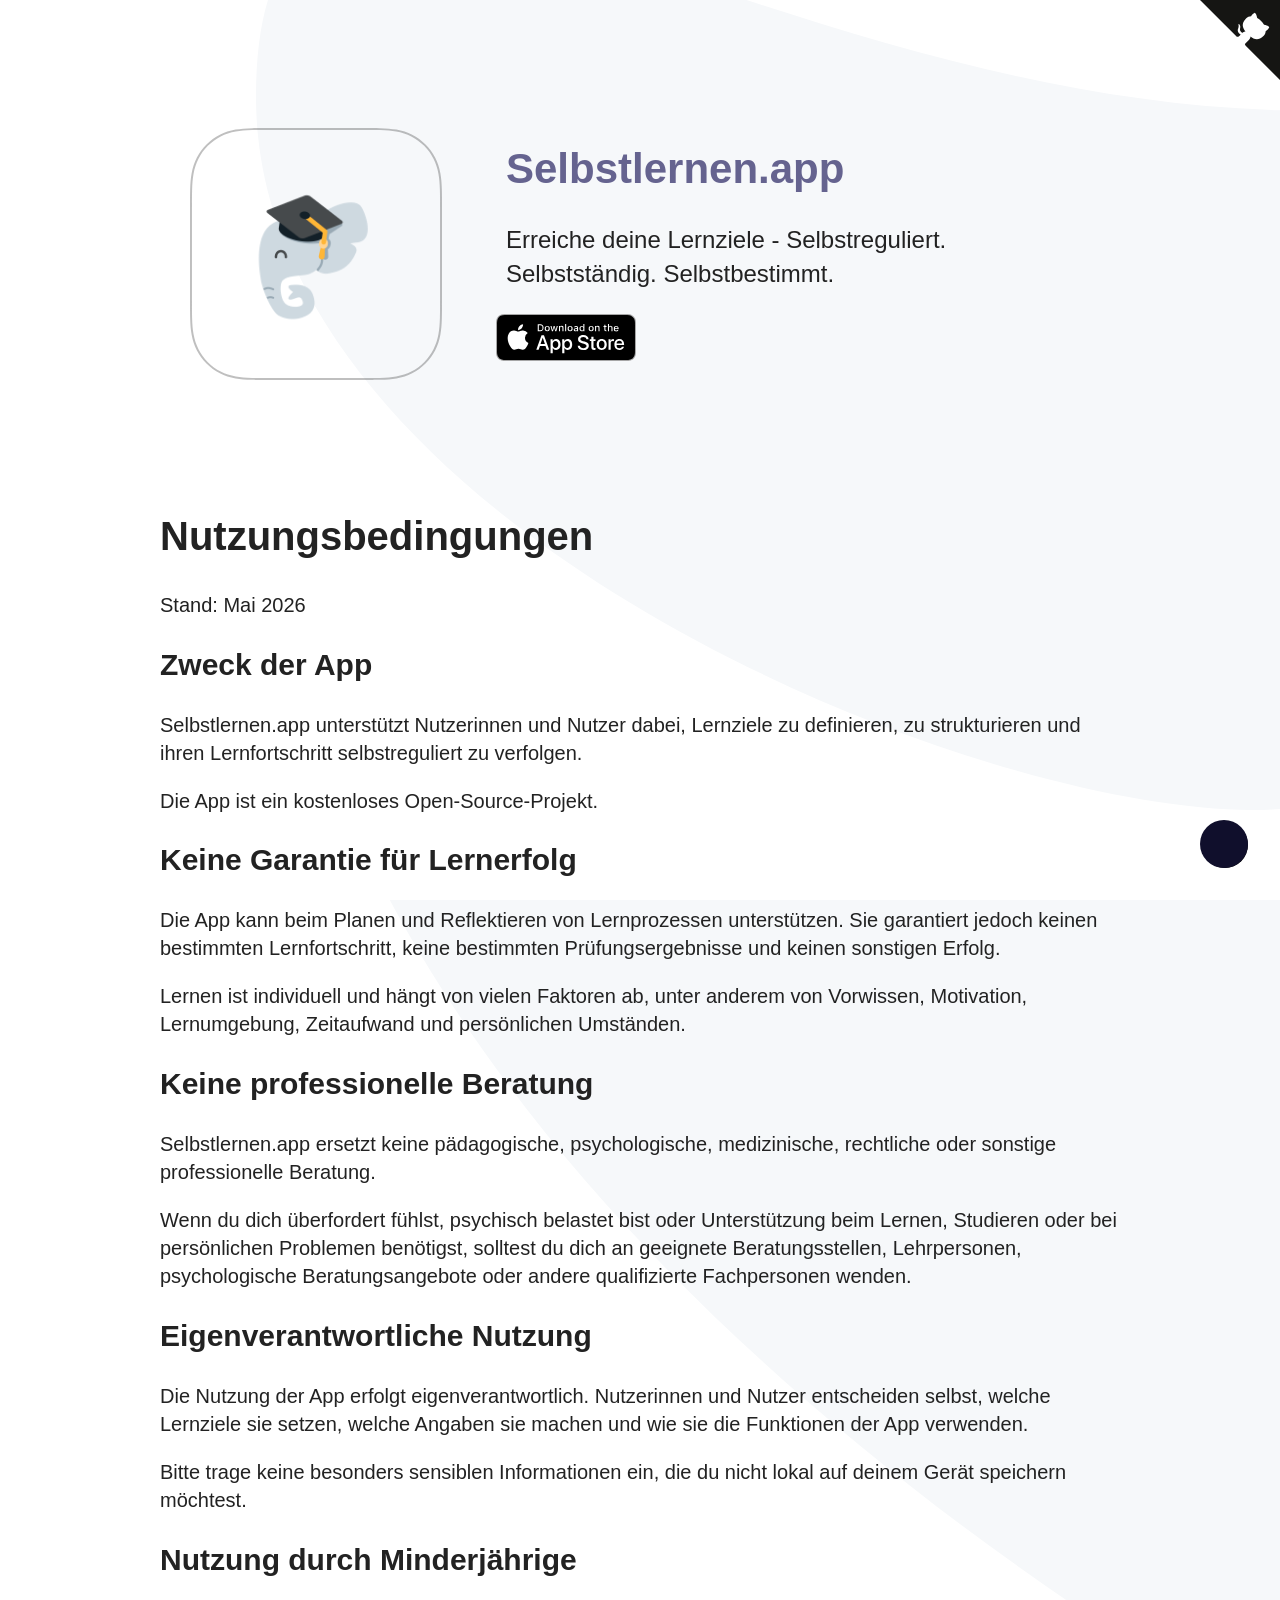
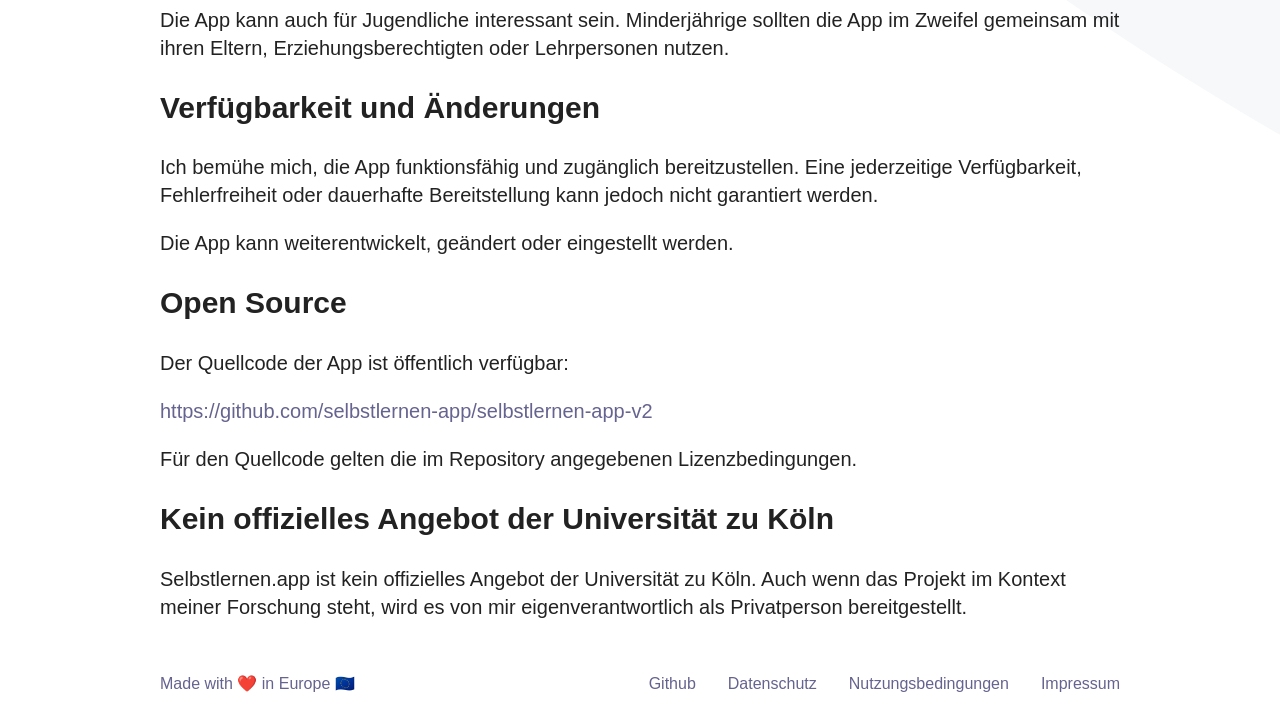
<file: nutzungsbedingungen/index.html>
<!doctype html><html lang="en"><head><meta charset="utf-8">
<meta http-equiv="X-UA-Compatible" content="IE=edge">
<meta name="viewport" content="width=device-width, initial-scale=1.0, maximum-scale=1.0, user-scalable=no" />

<meta name="description" content="Erreiche deine Lernziele - Selbstreguliert. Selbstständig. Selbstbestimmt.">

<meta name="theme-color" content="#efeeff">
<meta name="msapplication-navbutton-color" content="#efeeff">
<meta name="apple-mobile-web-app-status-bar-style" content="#efeeff">
<meta property="og:image" content="https://www.selbstlernen.app/assets/images/large-logo.png" />

<link rel="alternate" type="application/rss+xml" title="Selbstlernen.app" href="/feed.xml">
<link href="https://fonts.googleapis.com/css?family=Heebo:900" rel="stylesheet">

<!-- Begin Jekyll SEO tag v2.8.0 -->
<title>Nutzungsbedingungen | Selbstlernen.app</title>
<meta name="generator" content="Jekyll v3.10.0" />
<meta property="og:title" content="Nutzungsbedingungen" />
<meta name="author" content="Alexander Herwix" />
<meta property="og:locale" content="en_US" />
<meta name="description" content="Erreiche deine Lernziele - Selbstreguliert. Selbstständig. Selbstbestimmt." />
<meta property="og:description" content="Erreiche deine Lernziele - Selbstreguliert. Selbstständig. Selbstbestimmt." />
<link rel="canonical" href="https://www.selbstlernen.app/nutzungsbedingungen/" />
<meta property="og:url" content="https://www.selbstlernen.app/nutzungsbedingungen/" />
<meta property="og:site_name" content="Selbstlernen.app" />
<meta property="og:type" content="website" />
<meta name="twitter:card" content="summary" />
<meta property="twitter:title" content="Nutzungsbedingungen" />
<script type="application/ld+json">
{"@context":"https://schema.org","@type":"WebPage","author":{"@type":"Person","name":"Alexander Herwix"},"description":"Erreiche deine Lernziele - Selbstreguliert. Selbstständig. Selbstbestimmt.","headline":"Nutzungsbedingungen","publisher":{"@type":"Organization","logo":{"@type":"ImageObject","url":"https://www.selbstlernen.app/assets/images/large-logo.png"},"name":"Alexander Herwix"},"url":"https://www.selbstlernen.app/nutzungsbedingungen/"}</script>
<!-- End Jekyll SEO tag -->



<script async src="https://www.googletagmanager.com/gtag/js?id="></script>
<script>
  window.dataLayer = window.dataLayer || [];
  function gtag(){dataLayer.push(arguments)};
  gtag('js', new Date());

  gtag('config', '');
</script>


<link rel="shortcut icon" href="/assets/assets/favicon.ico"><link rel="icon" type="image/png" sizes="16x16" href="/assets/assets/favicon-16x16.png"><link rel="icon" type="image/png" sizes="32x32" href="/assets/assets/favicon-32x32.png"><link rel="icon" type="image/png" sizes="48x48" href="/assets/assets/favicon-48x48.png"><link rel="manifest" href="/assets/assets/manifest.json"><meta name="mobile-web-app-capable" content="yes"><meta name="theme-color" content="#fff"><meta name="application-name" content="Selbstlernen.app"><link rel="apple-touch-icon" sizes="57x57" href="/assets/assets/apple-touch-icon-57x57.png"><link rel="apple-touch-icon" sizes="60x60" href="/assets/assets/apple-touch-icon-60x60.png"><link rel="apple-touch-icon" sizes="72x72" href="/assets/assets/apple-touch-icon-72x72.png"><link rel="apple-touch-icon" sizes="76x76" href="/assets/assets/apple-touch-icon-76x76.png"><link rel="apple-touch-icon" sizes="114x114" href="/assets/assets/apple-touch-icon-114x114.png"><link rel="apple-touch-icon" sizes="120x120" href="/assets/assets/apple-touch-icon-120x120.png"><link rel="apple-touch-icon" sizes="144x144" href="/assets/assets/apple-touch-icon-144x144.png"><link rel="apple-touch-icon" sizes="152x152" href="/assets/assets/apple-touch-icon-152x152.png"><link rel="apple-touch-icon" sizes="167x167" href="/assets/assets/apple-touch-icon-167x167.png"><link rel="apple-touch-icon" sizes="180x180" href="/assets/assets/apple-touch-icon-180x180.png"><link rel="apple-touch-icon" sizes="1024x1024" href="/assets/assets/apple-touch-icon-1024x1024.png"><meta name="apple-mobile-web-app-capable" content="yes"><meta name="apple-mobile-web-app-status-bar-style" content="black-translucent"><meta name="apple-mobile-web-app-title" content="Selbstlernen.app"><link rel="apple-touch-startup-image" media="(device-width: 320px) and (device-height: 568px) and (-webkit-device-pixel-ratio: 2) and (orientation: portrait)" href="/assets/assets/apple-touch-startup-image-640x1136.png"><link rel="apple-touch-startup-image" media="(device-width: 375px) and (device-height: 667px) and (-webkit-device-pixel-ratio: 2) and (orientation: portrait)" href="/assets/assets/apple-touch-startup-image-750x1334.png"><link rel="apple-touch-startup-image" media="(device-width: 414px) and (device-height: 896px) and (-webkit-device-pixel-ratio: 2) and (orientation: portrait)" href="/assets/assets/apple-touch-startup-image-828x1792.png"><link rel="apple-touch-startup-image" media="(device-width: 375px) and (device-height: 812px) and (-webkit-device-pixel-ratio: 3) and (orientation: portrait)" href="/assets/assets/apple-touch-startup-image-1125x2436.png"><link rel="apple-touch-startup-image" media="(device-width: 414px) and (device-height: 736px) and (-webkit-device-pixel-ratio: 3) and (orientation: portrait)" href="/assets/assets/apple-touch-startup-image-1242x2208.png"><link rel="apple-touch-startup-image" media="(device-width: 414px) and (device-height: 896px) and (-webkit-device-pixel-ratio: 3) and (orientation: portrait)" href="/assets/assets/apple-touch-startup-image-1242x2688.png"><link rel="apple-touch-startup-image" media="(device-width: 768px) and (device-height: 1024px) and (-webkit-device-pixel-ratio: 2) and (orientation: portrait)" href="/assets/assets/apple-touch-startup-image-1536x2048.png"><link rel="apple-touch-startup-image" media="(device-width: 834px) and (device-height: 1112px) and (-webkit-device-pixel-ratio: 2) and (orientation: portrait)" href="/assets/assets/apple-touch-startup-image-1668x2224.png"><link rel="apple-touch-startup-image" media="(device-width: 834px) and (device-height: 1194px) and (-webkit-device-pixel-ratio: 2) and (orientation: portrait)" href="/assets/assets/apple-touch-startup-image-1668x2388.png"><link rel="apple-touch-startup-image" media="(device-width: 1024px) and (device-height: 1366px) and (-webkit-device-pixel-ratio: 2) and (orientation: portrait)" href="/assets/assets/apple-touch-startup-image-2048x2732.png"><link rel="apple-touch-startup-image" media="(device-width: 810px) and (device-height: 1080px) and (-webkit-device-pixel-ratio: 2) and (orientation: portrait)" href="/assets/assets/apple-touch-startup-image-1620x2160.png"><link rel="apple-touch-startup-image" media="(device-width: 320px) and (device-height: 568px) and (-webkit-device-pixel-ratio: 2) and (orientation: landscape)" href="/assets/assets/apple-touch-startup-image-1136x640.png"><link rel="apple-touch-startup-image" media="(device-width: 375px) and (device-height: 667px) and (-webkit-device-pixel-ratio: 2) and (orientation: landscape)" href="/assets/assets/apple-touch-startup-image-1334x750.png"><link rel="apple-touch-startup-image" media="(device-width: 414px) and (device-height: 896px) and (-webkit-device-pixel-ratio: 2) and (orientation: landscape)" href="/assets/assets/apple-touch-startup-image-1792x828.png"><link rel="apple-touch-startup-image" media="(device-width: 375px) and (device-height: 812px) and (-webkit-device-pixel-ratio: 3) and (orientation: landscape)" href="/assets/assets/apple-touch-startup-image-2436x1125.png"><link rel="apple-touch-startup-image" media="(device-width: 414px) and (device-height: 736px) and (-webkit-device-pixel-ratio: 3) and (orientation: landscape)" href="/assets/assets/apple-touch-startup-image-2208x1242.png"><link rel="apple-touch-startup-image" media="(device-width: 414px) and (device-height: 896px) and (-webkit-device-pixel-ratio: 3) and (orientation: landscape)" href="/assets/assets/apple-touch-startup-image-2688x1242.png"><link rel="apple-touch-startup-image" media="(device-width: 768px) and (device-height: 1024px) and (-webkit-device-pixel-ratio: 2) and (orientation: landscape)" href="/assets/assets/apple-touch-startup-image-2048x1536.png"><link rel="apple-touch-startup-image" media="(device-width: 834px) and (device-height: 1112px) and (-webkit-device-pixel-ratio: 2) and (orientation: landscape)" href="/assets/assets/apple-touch-startup-image-2224x1668.png"><link rel="apple-touch-startup-image" media="(device-width: 834px) and (device-height: 1194px) and (-webkit-device-pixel-ratio: 2) and (orientation: landscape)" href="/assets/assets/apple-touch-startup-image-2388x1668.png"><link rel="apple-touch-startup-image" media="(device-width: 1024px) and (device-height: 1366px) and (-webkit-device-pixel-ratio: 2) and (orientation: landscape)" href="/assets/assets/apple-touch-startup-image-2732x2048.png"><link rel="apple-touch-startup-image" media="(device-width: 810px) and (device-height: 1080px) and (-webkit-device-pixel-ratio: 2) and (orientation: landscape)" href="/assets/assets/apple-touch-startup-image-2160x1620.png"><link rel="icon" type="image/png" sizes="228x228" href="/assets/assets/coast-228x228.png"><meta name="msapplication-TileColor" content="#fff"><meta name="msapplication-TileImage" content="/assets/assets/mstile-144x144.png"><meta name="msapplication-config" content="/assets/assets/browserconfig.xml"><link rel="yandex-tableau-widget" href="/assets/assets/yandex-browser-manifest.json"><script defer="defer" src="/assets/app-ede5eee0156242d07b2a.bundle.js"></script><link href="/assets/app.css" rel="stylesheet"></head><body><main><article class="page">
  <header class="app__header container">
  <div class="app__logo-wrapper">
    <a href="/">
      <img
        class="app__logo"
        src="/assets/images/appicon.png"
        alt="Selbstlernen.app Icon"
      />
    </a>
  </div>
  <div class="app__infos">
    <h1 class="app__name">
      <a href="/">Selbstlernen.app</a>
    </h1>
    <p class="app__description">Erreiche deine Lernziele - Selbstreguliert. Selbstständig. Selbstbestimmt.</p>
    <div class="app__buttons app__buttons--desktop">
       
      <a href="https://apps.apple.com/app/selbstlernen-app-2-0/id6757854544" class="app__button-ios" target="_blank">
        <img src="/assets/images/ios.svg" alt="Get on Appstore" />
      </a>
       
    </div>
  </div>
</header>


  <div class="page__content"><h1 id="nutzungsbedingungen">Nutzungsbedingungen</h1>

<p>Stand: Mai 2026</p>

<h2 id="zweck-der-app">Zweck der App</h2>

<p>Selbstlernen.app unterstützt Nutzerinnen und Nutzer dabei, Lernziele zu definieren, zu strukturieren und ihren Lernfortschritt selbstreguliert zu verfolgen.</p>

<p>Die App ist ein kostenloses Open-Source-Projekt.</p>

<h2 id="keine-garantie-für-lernerfolg">Keine Garantie für Lernerfolg</h2>

<p>Die App kann beim Planen und Reflektieren von Lernprozessen unterstützen. Sie garantiert jedoch keinen bestimmten Lernfortschritt, keine bestimmten Prüfungsergebnisse und keinen sonstigen Erfolg.</p>

<p>Lernen ist individuell und hängt von vielen Faktoren ab, unter anderem von Vorwissen, Motivation, Lernumgebung, Zeitaufwand und persönlichen Umständen.</p>

<h2 id="keine-professionelle-beratung">Keine professionelle Beratung</h2>

<p>Selbstlernen.app ersetzt keine pädagogische, psychologische, medizinische, rechtliche oder sonstige professionelle Beratung.</p>

<p>Wenn du dich überfordert fühlst, psychisch belastet bist oder Unterstützung beim Lernen, Studieren oder bei persönlichen Problemen benötigst, solltest du dich an geeignete Beratungsstellen, Lehrpersonen, psychologische Beratungsangebote oder andere qualifizierte Fachpersonen wenden.</p>

<h2 id="eigenverantwortliche-nutzung">Eigenverantwortliche Nutzung</h2>

<p>Die Nutzung der App erfolgt eigenverantwortlich. Nutzerinnen und Nutzer entscheiden selbst, welche Lernziele sie setzen, welche Angaben sie machen und wie sie die Funktionen der App verwenden.</p>

<p>Bitte trage keine besonders sensiblen Informationen ein, die du nicht lokal auf deinem Gerät speichern möchtest.</p>

<h2 id="nutzung-durch-minderjährige">Nutzung durch Minderjährige</h2>

<p>Die App kann auch für Jugendliche interessant sein. Minderjährige sollten die App im Zweifel gemeinsam mit ihren Eltern, Erziehungsberechtigten oder Lehrpersonen nutzen.</p>

<h2 id="verfügbarkeit-und-änderungen">Verfügbarkeit und Änderungen</h2>

<p>Ich bemühe mich, die App funktionsfähig und zugänglich bereitzustellen. Eine jederzeitige Verfügbarkeit, Fehlerfreiheit oder dauerhafte Bereitstellung kann jedoch nicht garantiert werden.</p>

<p>Die App kann weiterentwickelt, geändert oder eingestellt werden.</p>

<h2 id="open-source">Open Source</h2>

<p>Der Quellcode der App ist öffentlich verfügbar:</p>

<p><a href="https://github.com/selbstlernen-app/selbstlernen-app-v2">https://github.com/selbstlernen-app/selbstlernen-app-v2</a></p>

<p>Für den Quellcode gelten die im Repository angegebenen Lizenzbedingungen.</p>

<h2 id="kein-offizielles-angebot-der-universität-zu-köln">Kein offizielles Angebot der Universität zu Köln</h2>

<p>Selbstlernen.app ist kein offizielles Angebot der Universität zu Köln. Auch wenn das Projekt im Kontext meiner Forschung steht, wird es von mir eigenverantwortlich als Privatperson bereitgestellt.</p>
</div>
</article>
</main><footer class="footer">
  <div class="container">
    <div class="footer__container">
      <p class="footer__love">Made with ❤️ in Europe 🇪🇺</p>
      <ul class="footer__links">
        
        <li class="footer__link"><a href="https://github.com/selbstlernen-app/selbstlernen-app" target="_blank">Github</a></li>
        
        <li class="footer__link"><a href="/datenschutz" target="">Datenschutz</a></li>
        
        <li class="footer__link"><a href="/nutzungsbedingungen" target="">Nutzungsbedingungen</a></li>
        
        <li class="footer__link"><a href="/impressum" target="">Impressum</a></li>
        
      </ul>
    </div>
  </div>
</footer> 






<a href="https://github.com/selbstlernen-app/selbstlernen-app" class="github-corner" aria-label="View source on GitHub">
  <svg width="80" height="80" viewBox="0 0 250 250" style="fill:#151513; color:#fff; position: absolute; top: 0; border: 0; right: 0;" aria-hidden="true"><path d="M0,0 L115,115 L130,115 L142,142 L250,250 L250,0 Z"></path><path d="M128.3,109.0 C113.8,99.7 119.0,89.6 119.0,89.6 C122.0,82.7 120.5,78.6 120.5,78.6 C119.2,72.0 123.4,76.3 123.4,76.3 C127.3,80.9 125.5,87.3 125.5,87.3 C122.9,97.6 130.6,101.9 134.4,103.2" fill="currentColor" style="transform-origin: 130px 106px;" class="octo-arm"></path><path d="M115.0,115.0 C114.9,115.1 118.7,116.5 119.8,115.4 L133.7,101.6 C136.9,99.2 139.9,98.4 142.2,98.6 C133.8,88.0 127.5,74.4 143.8,58.0 C148.5,53.4 154.0,51.2 159.7,51.0 C160.3,49.4 163.2,43.6 171.4,40.1 C171.4,40.1 176.1,42.5 178.8,56.2 C183.1,58.6 187.2,61.8 190.9,65.4 C194.5,69.0 197.7,73.2 200.1,77.6 C213.8,80.2 216.3,84.9 216.3,84.9 C212.7,93.1 206.9,96.0 205.4,96.6 C205.1,102.4 203.0,107.8 198.3,112.5 C181.9,128.9 168.3,122.5 157.7,114.1 C157.9,116.9 156.7,120.9 152.7,124.9 L141.0,136.5 C139.8,137.7 141.6,141.9 141.8,141.8 Z" fill="currentColor" class="octo-body"></path></svg>
</a>
<style>.github-corner:hover .octo-arm{animation:octocat-wave 560ms ease-in-out}@keyframes octocat-wave{0%,100%{transform:rotate(0)}20%,60%{transform:rotate(-25deg)}40%,80%{transform:rotate(10deg)}}@media (max-width:500px){.github-corner:hover .octo-arm{animation:none}.github-corner .octo-arm{animation:octocat-wave 560ms ease-in-out}}</style>

</body></html>
</file>
<file: assets/app.css>
/*! normalize.css v8.0.1 | MIT License | github.com/necolas/normalize.css */html{-webkit-text-size-adjust:100%;line-height:1.15}body{margin:0}main{display:block}h1{font-size:2em;margin:.67em 0}hr{box-sizing:content-box;height:0;overflow:visible}pre{font-family:monospace,monospace;font-size:1em}a{background-color:transparent}abbr[title]{border-bottom:none;text-decoration:underline;-webkit-text-decoration:underline dotted;text-decoration:underline dotted}b,strong{font-weight:bolder}code,kbd,samp{font-family:monospace,monospace;font-size:1em}small{font-size:80%}sub,sup{font-size:75%;line-height:0;position:relative;vertical-align:baseline}sub{bottom:-.25em}sup{top:-.5em}img{border-style:none}button,input,optgroup,select,textarea{font-family:inherit;font-size:100%;line-height:1.15;margin:0}button,input{overflow:visible}button,select{text-transform:none}[type=button],[type=reset],[type=submit],button{-webkit-appearance:button}[type=button]::-moz-focus-inner,[type=reset]::-moz-focus-inner,[type=submit]::-moz-focus-inner,button::-moz-focus-inner{border-style:none;padding:0}[type=button]:-moz-focusring,[type=reset]:-moz-focusring,[type=submit]:-moz-focusring,button:-moz-focusring{outline:1px dotted ButtonText}fieldset{padding:.35em .75em .625em}legend{box-sizing:border-box;color:inherit;display:table;max-width:100%;padding:0;white-space:normal}progress{vertical-align:baseline}textarea{overflow:auto}[type=checkbox],[type=radio]{box-sizing:border-box;padding:0}[type=number]::-webkit-inner-spin-button,[type=number]::-webkit-outer-spin-button{height:auto}[type=search]{-webkit-appearance:textfield;outline-offset:-2px}[type=search]::-webkit-search-decoration{-webkit-appearance:none}::-webkit-file-upload-button{-webkit-appearance:button;font:inherit}details{display:block}summary{display:list-item}[hidden],template{display:none}:root{--base-font-size:18px;--transition-duration:0.3s;--transition-timing-function:cubic-bezier(0.19,1,0.22,1);--zoom-icon-background:rgba(25,41,56,0.94);--zoom-icon-color:#fff;--lightbox-background:rgba(0,0,0,0.85);--lightbox-z-index:1337;--caption-background:rgba(0,0,0,0.8);--caption-color:#eee;--counter-background:transparent;--counter-color:#fff;--button-background:transparent;--button-navigation-background:rgba(0,0,0,0.5);--button-color:#fff;--loader-color:#fff;--slide-max-height:calc(100vh - 2.77778em);--slide-max-width:100vw}.tobii-zoom{border:0;box-shadow:none;display:inline-block;position:relative;text-decoration:none}.tobii-zoom img{display:block}.tobii-zoom__icon{align-items:center;background-color:var(--zoom-icon-background);color:var(--zoom-icon-color);display:flex;height:1.77778em;justify-content:center;line-height:1;position:absolute;right:.44444em;top:.44444em;width:1.77778em}.tobii-zoom__icon svg{fill:none;stroke-linecap:round;stroke-linejoin:round;stroke-width:1.5;stroke:currentColor;height:1.33333em;pointer-events:none;width:1.33333em}.tobii-is-open{overflow-y:hidden}.tobii{background-color:var(--lightbox-background);bottom:0;box-sizing:border-box;contain:strict;font-size:var(--base-font-size);left:0;line-height:1.5;overflow:hidden;position:fixed;right:0;top:0;z-index:var(--lightbox-z-index)}.tobii[aria-hidden=true]{display:none}.tobii *,.tobii :after,.tobii :before{box-sizing:inherit}.tobii__slider{bottom:0;left:0;position:absolute;right:0;top:2.77778em;will-change:transform}.tobii__slider[aria-hidden=true]{display:none}@media screen and (prefers-reduced-motion:no-preference){.tobii__slider--animate:not(.tobii__slider--is-dragging){transition-duration:var(--transition-duration);transition-property:transform;transition-timing-function:var(--transition-timing-function)}}.tobii__slider--is-draggable [data-type]{cursor:-webkit-grab;cursor:grab}.tobii__slider--is-dragging [data-type]{cursor:-webkit-grabbing;cursor:grabbing}.tobii__slide{align-items:center;display:flex;height:100%;justify-content:center;width:100%}.tobii__slide:not(.tobii__slide--is-active){visibility:hidden}@media screen and (prefers-reduced-motion:no-preference){.tobii__slide:not(.tobii__slide--is-active){transition-duration:var(--transition-duration);transition-property:visibility;transition-timing-function:var(--transition-timing-function)}}.tobii__slide [data-type]{-ms-scroll-chaining:none;max-height:var(--slide-max-height);max-width:var(--slide-max-width);overflow:hidden;overflow-y:auto;overscroll-behavior:contain}.tobii__slide iframe,.tobii__slide video{display:block!important}.tobii__slide figure{margin:0;position:relative}.tobii__slide figure>img{display:block;height:auto;max-height:var(--slide-max-height);max-width:var(--slide-max-width);width:auto}.tobii__slide figure>figcaption{background-color:var(--caption-background);bottom:0;color:var(--caption-color);padding:.22222em .44444em;position:absolute;white-space:pre-wrap;width:100%}.tobii__slide [data-type=html] video{cursor:auto;max-height:var(--slide-max-height);max-width:var(--slide-max-width)}.tobii__slide [data-type=iframe]{-webkit-overflow-scrolling:touch;transform:translateZ(0)}.tobii__slide [data-type=iframe] iframe{height:var(--slide-max-height);width:var(--slide-max-width)}.tobii__btn{-webkit-appearance:none;-moz-appearance:none;appearance:none;background-color:var(--button-background);border:.05556em solid transparent;color:var(--button-color);cursor:pointer;font:inherit;line-height:1;margin:0;opacity:.5;padding:0;position:absolute;touch-action:manipulation;will-change:opacity;z-index:1}@media screen and (prefers-reduced-motion:no-preference){.tobii__btn{transition-duration:var(--transition-duration);transition-property:opacity,transform;transition-timing-function:var(--transition-timing-function);will-change:opacity,transform}}.tobii__btn svg{fill:none;stroke-linecap:round;stroke-linejoin:round;stroke-width:1;stroke:currentColor;height:3.33333em;pointer-events:none;width:3.33333em}.tobii__btn--next,.tobii__btn--previous{background-color:var(--button-navigation-background);border-radius:.27778em;top:50%;transform:translateY(-50%)}.tobii__btn--previous{left:.88889em}.tobii__btn--next{right:.88889em}.tobii__btn--close{height:2.22222em;right:.27778em;top:.27778em;width:2.22222em}.tobii__btn--close svg{height:100%;transform:scale(1.4);width:100%}.tobii__btn:disabled,.tobii__btn[aria-hidden=true]{cursor:default;visibility:hidden}.tobii__counter{background-color:var(--counter-background);color:var(--counter-color);font-size:1.11111em;left:.83333em;line-height:1;opacity:.8;position:absolute;top:.83333em;z-index:1}.tobii__counter[aria-hidden=true]{display:none}.tobii__loader{display:inline-block;height:5.55556em;left:50%;position:absolute;top:50%;transform:translate(-50%,-50%);width:5.55556em}.tobii__loader:before{-webkit-animation:spin 1s infinite;animation:spin 1s infinite;border:.22222em solid #949ba3;border-radius:100%;border-top:.22222em solid var(--loader-color);bottom:0;content:"";left:0;position:absolute;right:0;top:0;z-index:1}@-webkit-keyframes spin{to{transform:rotate(1turn)}}@keyframes spin{to{transform:rotate(1turn)}}.tobii__slide .tobii-html{background:#fff;max-width:800px;padding:10px 20px}:root{--font-xl:42px;--font-lg:24px;--font-md:20px;--font-sm:18px;--font-xs:16px;--font-xxs:14px}@media (max-width:768px){:root{--font-xl:18px;--font-lg:16px;--font-md:14px;--font-sm:12px;--font-xs:12px;--font-xxs:12px}}body{background-image:url([data-uri]);background-position-x:20vw;background-position-y:-10vh;background-repeat:no-repeat;background-size:cover;color:#222;display:flex;flex-direction:column;font-family:-apple-system,BlinkMacSystemFont,Segoe UI,Roboto,Oxygen-Sans,Ubuntu,Cantarell,Helvetica Neue,sans-serif;font-size:var(--font-md);line-height:1.4;min-height:100vh}main{flex:1;width:100%}a{color:#65638f;text-decoration:none}a:hover{color:#5a51fe}.button{background:linear-gradient(65deg,#da552f,#ea8e39);border:none;border-radius:2px;box-shadow:0 8px 24px rgba(32,43,54,.12);color:#fff;cursor:pointer;display:flex;display:inline-flex;font-family:Atkinson Hyperlegible Next,-apple-system,BlinkMacSystemFont,Segoe UI,Roboto,Oxygen-Sans,Ubuntu,Cantarell,Helvetica Neue,sans-serif;font-size:var(--font-xxs);font-weight:700;justify-content:center;letter-spacing:0;line-height:16px;mix-blend-mode:multiply;padding:16px 32px;text-align:center;text-decoration:none!important;text-transform:uppercase;transition:all .15s ease;white-space:nowrap}.button:hover{box-shadow:0 8px 24px rgba(32,43,54,.25);color:#fff}.button--link{background:transparent;box-shadow:none;color:#5a51fe}.button--link:hover{box-shadow:none;color:#8751fe}.accent{color:#5a51fe}.container{margin:auto;max-width:960px;padding:0 30px}h1,h2{font-family:Atkinson Hyperlegible Next,-apple-system,BlinkMacSystemFont,Segoe UI,Roboto,Oxygen-Sans,Ubuntu,Cantarell,Helvetica Neue,sans-serif}.container-desktop{margin:auto;max-width:960px;padding:0 30px}@media (max-width:768px){.container-desktop{max-width:100%;padding:0}}.tobi-zoom__icon{display:none}.app__header{align-items:center;display:flex;flex-direction:row;margin-bottom:128px;margin-top:128px}@media (max-width:768px){.app__header{align-items:flex-start;margin-bottom:16px;margin-top:32px}}.app__logo-wrapper{background-image:url(/assets/images/ios-mask-border-128.svg);background-repeat:no-repeat;background-size:contain;display:inline-block;height:100%;margin-right:64px;max-height:250px;max-width:250px;padding:1px;width:100%}@media (max-width:768px){.app__logo-wrapper{margin-right:16px;max-height:100px;max-width:100px}}.app__logo{border-radius:22.5%;height:auto;-webkit-mask-image:url(/assets/images/ios-mask.svg);mask-image:url(/assets/images/ios-mask.svg);-webkit-mask-size:cover;mask-size:cover;width:100%}.app__name{font-size:var(--font-xl);margin:0}.app__description{font-size:var(--font-lg)}@media (max-width:768px){.app__description{margin-bottom:0;margin-top:8px}}.app__screenshots-list{grid-column-gap:20px;display:grid;grid-template-columns:200px 200px 200px 200px 200px 200px 200px 200px 200px 200px 200px 200px 200px 200px 200px 200px 200px 200px;padding:30px 0}@media (max-width:768px){.app__screenshots-list{padding:32px;width:800px}}.app__screenshot{border-radius:16px;box-shadow:0 12px 48px rgba(17,16,62,.12);cursor:pointer;transform:scale(1);transition:all .3s ease-in-out;width:100%}.app__screenshot:hover{box-shadow:0 24px 48px rgba(17,16,62,.12);transform:scale(1.05)}.app__screenshots-wrapper{overflow-y:auto}.app__buttons{align-items:center;display:flex;flex-direction:row;margin-left:-9.8px}.app__buttons--mobile{display:none}@media (max-width:768px){.app__buttons{margin-bottom:64px;margin-left:0}.app__buttons--mobile{display:flex;justify-content:center}.app__buttons--desktop{display:none}}.app__button-play img{width:176.4px}.app__button-ios img{width:140px}.app__button-web{margin-left:12px}.app__button-web img{width:157px}@media (max-width:768px){.app__button-play img{width:126px}.app__button-ios img{width:100px}.app__button-web{margin-left:8px}.app__button-web img{width:112px}}.app__section-title{font-size:var(--font-lg)}.app__section{margin-bottom:128px}@media (max-width:768px){.app__section{margin-bottom:64px}}.app__featured-content{grid-column-gap:32px;align-items:center;display:grid;grid-template-columns:1fr 1fr 1fr 1fr}@media (max-width:768px){.app__featured-content{display:block;padding:32px}}.app__featured-image{border-radius:50%!important;margin:auto;max-height:200px;max-width:100%}.darkmode--activated .app__featured-image{background:#fff}.footer{padding:16px 0}.footer,.footer a{font-size:var(--font-xs)!important}.footer__container{align-items:center;color:#65638f;display:flex;justify-content:space-between;width:100%}@media (max-width:768px){.footer__container{align-items:flex-start;flex-direction:column-reverse}}.footer__links{display:flex;list-style:none;padding-left:0}.footer__link{margin-left:32px}@media (max-width:768px){.footer__link{margin-left:0;margin-right:8px}}.page{margin:auto;max-width:960px;padding:0 30px}.darkmode-toggle{z-index:500}.darkmode-background{background-image:url([data-uri])!important;background-position-x:20vw!important;background-position-y:-10vh!important;background-repeat:no-repeat!important;background-size:cover!important}
</file>
